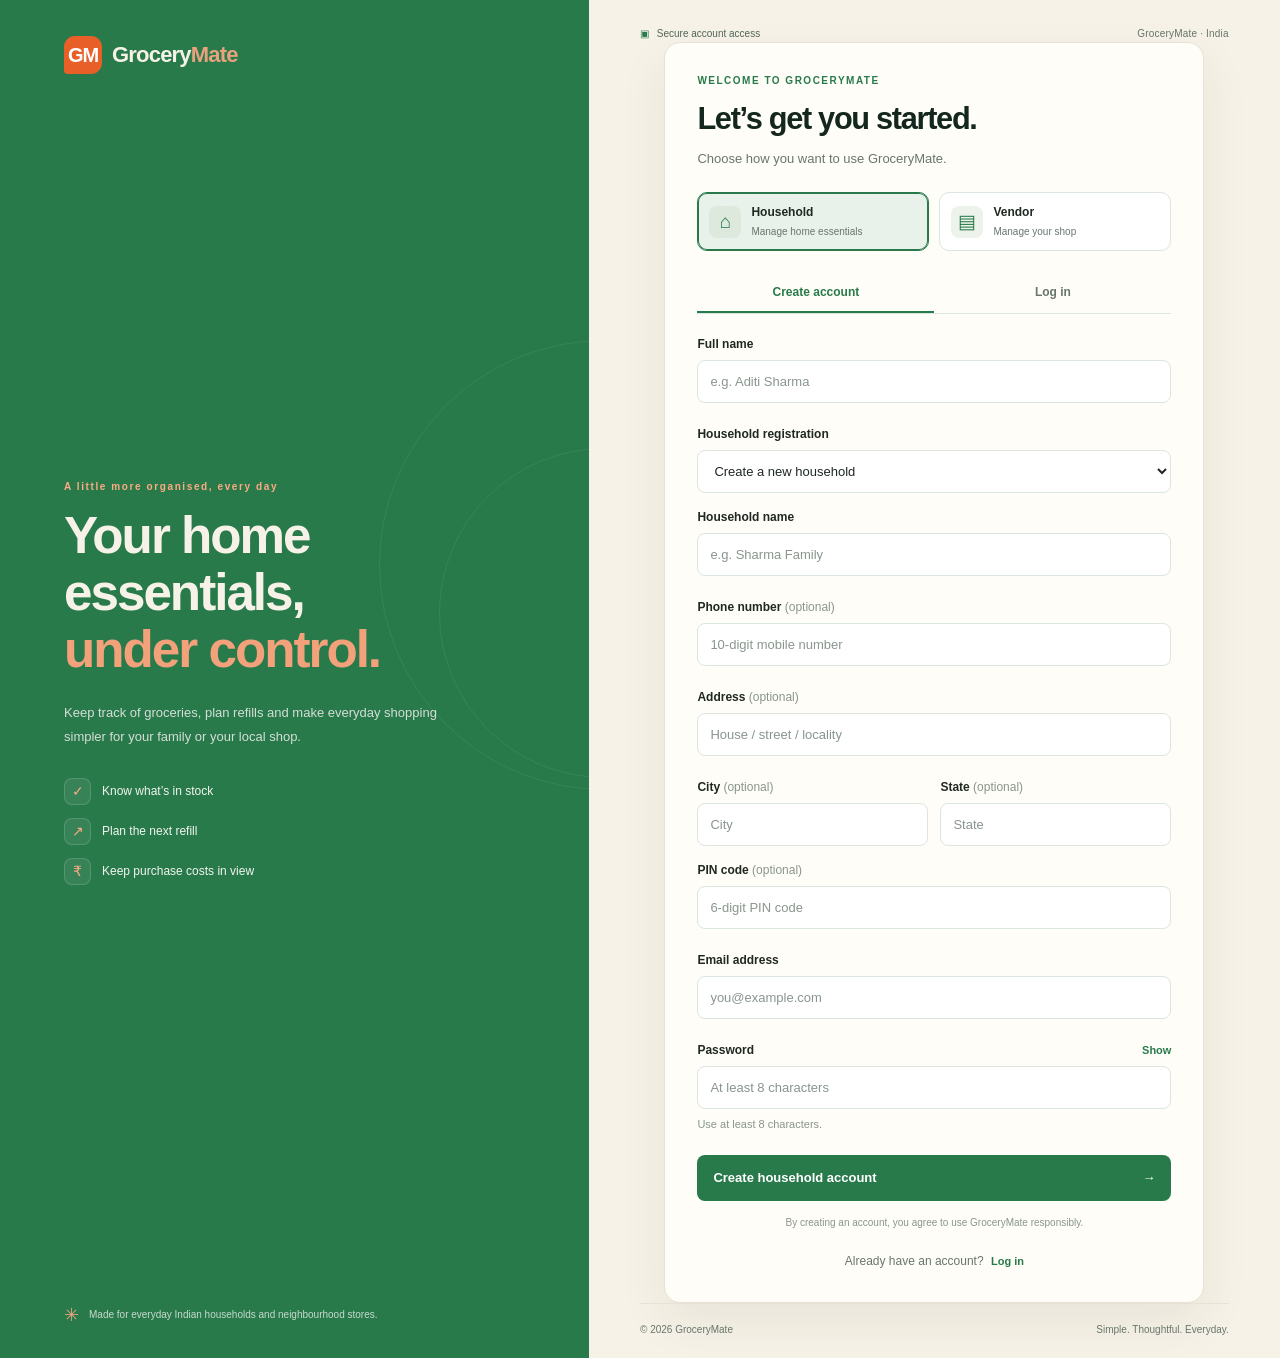
<file: src/main/resources/static/index.html>
<!DOCTYPE html>
<html lang="en">
<head>
  <meta charset="UTF-8">
  <meta name="viewport" content="width=device-width, initial-scale=1.0">
  <title>GroceryMate | Sign in & Create account</title>
  <link rel="stylesheet" href="style.css">
</head>
<body>
  <main class="page-shell">
    <section class="intro-panel">
      <a class="brand" href="#" aria-label="GroceryMate home">
        <span class="brand-mark">GM</span>
        <span>Grocery<span class="brand-light">Mate</span></span>
      </a>
      <div class="intro-copy">
        <p class="eyebrow">A little more organised, every day</p>
        <h1>Your home essentials,<br><em>under control.</em></h1>
        <p class="intro-text">Keep track of groceries, plan refills and make everyday shopping simpler for your family or your local shop.</p>
        <div class="feature-list">
          <div><span class="feature-icon">✓</span><span>Know what’s in stock</span></div>
          <div><span class="feature-icon">↗</span><span>Plan the next refill</span></div>
          <div><span class="feature-icon">₹</span><span>Keep purchase costs in view</span></div>
        </div>
      </div>
      <div class="intro-bottom"><span class="leaf">✳</span> Made for everyday Indian households and neighbourhood stores.</div>
    </section>

    <section class="auth-panel">
      <div class="auth-topline">
        <span class="secure-note"><span class="lock">▣</span> Secure account access</span>
        <span class="top-small">GroceryMate · India</span>
      </div>

      <div class="auth-card">
        <div class="role-heading">
          <p class="eyebrow">WELCOME TO GROCERYMATE</p>
          <h2>Let’s get you started.</h2>
          <p class="subheading">Choose how you want to use GroceryMate.</p>
        </div>

        <div class="role-switch" role="tablist" aria-label="Account type">
          <button class="role-option active" type="button" data-role="user" role="tab" aria-selected="true">
            <span class="role-symbol">⌂</span><span><strong>Household</strong><small>Manage home essentials</small></span>
          </button>
          <button class="role-option" type="button" data-role="vendor" role="tab" aria-selected="false">
            <span class="role-symbol">▤</span><span><strong>Vendor</strong><small>Manage your shop</small></span>
          </button>
        </div>

        <div class="auth-tabs" role="tablist" aria-label="Sign in or sign up">
          <button type="button" class="auth-tab active" data-mode="signup" role="tab" aria-selected="true">Create account</button>
          <button type="button" class="auth-tab" data-mode="login" role="tab" aria-selected="false">Log in</button>
        </div>

        <div id="statusMessage" class="status-message" role="status" aria-live="polite" hidden></div>

        <form id="authForm" novalidate>
          <div id="signupFields">
            <div class="field">
              <label for="fullName">Full name</label>
              <input id="fullName" name="fullName" type="text" maxlength="100" autocomplete="name" placeholder="e.g. Aditi Sharma">
              <small class="field-error" data-error-for="fullName"></small>
            </div>

            <div id="vendorFields" hidden>
              <div class="field">
                <label for="shopName">Shop name</label>
                <input id="shopName" name="shopName" type="text" maxlength="150" autocomplete="organization" placeholder="e.g. Sharma General Store">
                <small class="field-error" data-error-for="shopName"></small>
              </div>
            </div>

            
            <div id="householdFields">
              <div class="field">
                <label for="householdAction">Household registration</label>
                <select id="householdAction" name="householdAction">
                  <option value="CREATE">Create a new household</option>
                  <option value="JOIN">Join an existing household</option>
                </select>
              </div>

              <div id="createHouseholdFields">
                <div class="field">
                  <label for="householdName">Household name</label>
                  <input  
                    id="householdName"
                    name="householdName"
                    type="text"
                    maxlength="120"
                    placeholder="e.g. Sharma Family"
                  >
                  <small class="field-error" data-error-for="householdName"></small>
                </div>
              </div>

              <div id="joinHouseholdFields" hidden>
                <div class="field">
                  <label for="invitationCode">Invitation code</label>
                  <input
                    id="invitationCode"
                    name="invitationCode"
                    type="text"
                    maxlength="12"
                    autocomplete="off"
                    placeholder="Enter the code from your household owner"
                  >
                  <small class="field-error" data-error-for="invitationCode"></small>
                </div>
                <small class="field-hint">
                  The household owner must share a valid invitation code with you.
                </small>
              </div>
            </div>


            <div class="field">
              <label for="phone">Phone number <span class="optional">(optional)</span></label>
              <input id="phone" name="phone" type="tel" inputmode="tel" maxlength="15" autocomplete="tel" placeholder="10-digit mobile number">
              <small class="field-error" data-error-for="phone"></small>
            </div>

            <div class="field">
              <label for="address">Address <span class="optional">(optional)</span></label>
              <input id="address" name="address" type="text" maxlength="255" autocomplete="street-address" placeholder="House / street / locality">
              <small class="field-error" data-error-for="address"></small>
            </div>

            <div class="field-grid">
              <div class="field">
                <label for="city">City <span class="optional">(optional)</span></label>
                <input id="city" name="city" type="text" maxlength="100" autocomplete="address-level2" placeholder="City">
              </div>
              <div class="field">
                <label for="state">State <span class="optional">(optional)</span></label>
                <input id="state" name="state" type="text" maxlength="100" autocomplete="address-level1" placeholder="State">
              </div>
            </div>
            <div class="field">
              <label for="pincode">PIN code <span class="optional">(optional)</span></label>
              <input id="pincode" name="pincode" type="text" inputmode="numeric" pattern="[0-9]{6}" maxlength="6" autocomplete="postal-code" placeholder="6-digit PIN code">
              <small class="field-error" data-error-for="pincode"></small>
            </div>
          </div>

          <div class="field">
            <label for="email">Email address</label>
            <input id="email" name="email" type="email" maxlength="254" autocomplete="email" required placeholder="you@example.com">
            <small class="field-error" data-error-for="email"></small>
          </div>

          <div class="field">
            <div class="label-row"><label for="password">Password</label><button type="button" class="text-button" id="togglePassword">Show</button></div>
            <input id="password" name="password" type="password" autocomplete="new-password" minlength="8" required placeholder="At least 8 characters">
            <small class="field-hint" id="passwordHint">Use at least 8 characters.</small>
            <small class="field-error" data-error-for="password"></small>
          </div>

          <button id="submitButton" class="submit-button" type="submit"><span id="submitLabel">Create household account</span><span aria-hidden="true">→</span></button>
          <p class="terms" id="termsText">By creating an account, you agree to use GroceryMate responsibly.</p>
        </form>
        <p class="switch-prompt"><span id="switchPromptText">Already have an account?</span> <button id="switchMode" class="text-button" type="button">Log in</button></p>
      </div>
      <footer class="auth-footer"><span>© 2026 GroceryMate</span><span>Simple. Thoughtful. Everyday.</span></footer>
    </section>
  </main>
  <script src="app.js"></script>
</body>
</html>
</file>
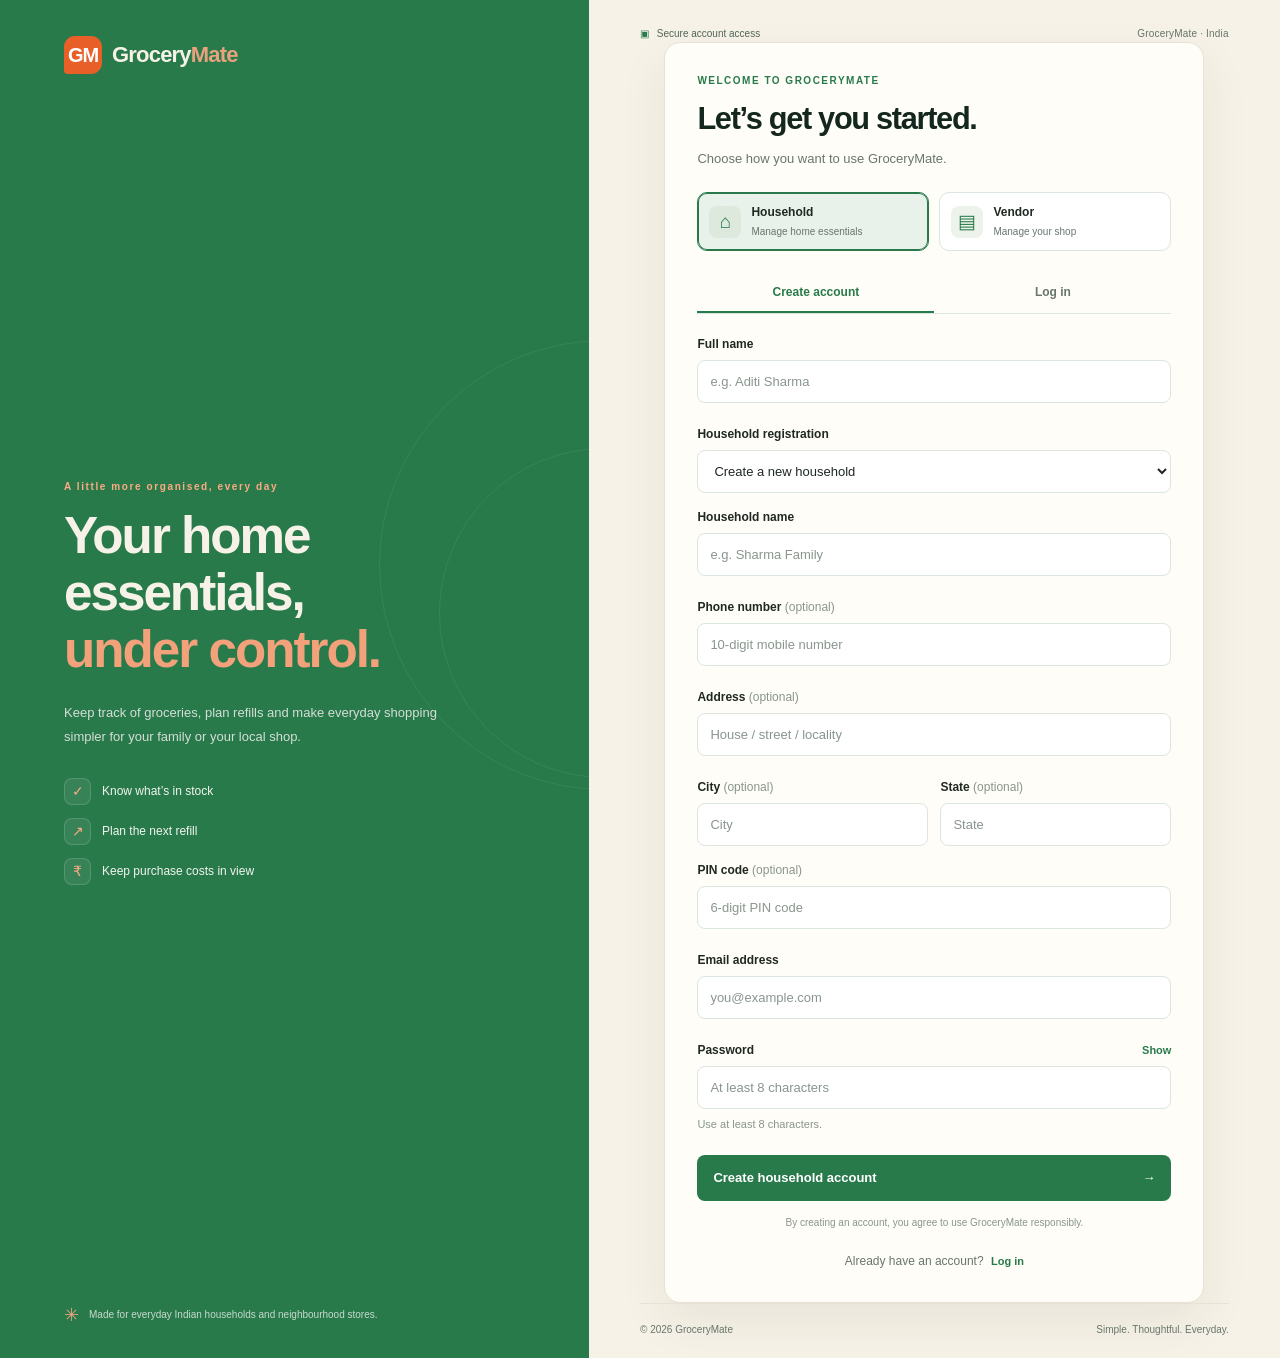
<file: src/main/resources/static/user-dashboard.html>
<!DOCTYPE html>
<html lang="en">
<head>
    <meta charset="UTF-8">
    <meta name="viewport" content="width=device-width, initial-scale=1">
    <title>GroceryMate | User Dashboard</title>
    <link rel="stylesheet" href="dashboard.css">
    <link rel="stylesheet" href="https://cdnjs.cloudflare.com/ajax/libs/font-awesome/4.7.0/css/font-awesome.min.css">

</head>
<body>
<header>
    <h1>GroceryMate</h1>
    
    <nav class="dashboard-nav">
        <a href="#household-management">Household</a>
        <a href="#request-items">Request Items</a>
        <a href="#essentials">My Essentials</a>
        <a href="#alerts">Low Stock</a>
        <a href="#add-item">Add Item</a>

        <div class="notification-area">
            <button
                type="button"
                id="notificationBell"
                class="notification-bell"
                aria-label="Notifications, 0 unread"
                aria-expanded="false"
                aria-controls="notificationPanel">
                <span aria-hidden="true"><i style="color:black;font-size: medium;" class="fa fa-bell"></i></span>

                <!--                <span aria-hidden="true">♧</span>-->
                <span id="notificationBadge" class="notification-badge" hidden>0</span>
            </button>

            <section
                id="notificationPanel"
                class="notification-panel"
                aria-label="Notifications"
                hidden>
                <div class="notification-panel-header">
                    <h2>Notifications</h2>
                    <button
                        type="button"
                        id="markAllNotificationsRead"
                        class="notification-text-button">
                        Mark all read
                    </button>
                </div>

                <p id="notificationStatus" role="status" aria-live="polite"></p>
                <ul id="notificationList" class="notification-list">
                    <li>Loading notifications...</li>
                </ul>
            </section>
        </div>

        <button type="button" onclick="logout()">Logout</button>
    </nav>
</header>

<main>
    <h2 id="welcome">My Household Dashboard</h2>
    <p>Manage household essentials and predict when they need replenishing.</p>

    <section class="stats">
        <article><h3>Tracked Essentials</h3><p id="totalItems">0</p></article>
        <article><h3>Low Stock</h3><p id="lowItems">0</p></article>
        <article><h3>Monthly Spending</h3><p id="monthlySpend">₹0.00</p></article>
        <article><h3>Upcoming Purchases</h3><p id="upcomingItems">0</p></article>
    </section>
    
    <!-- ---------------- Spending Analytics ---------------- -->
    <section id="spending-analytics" class="spending-analytics">
        <div class="analytics-heading">
            <div>
                <h2>Spending Analytics</h2>
                <p>Understand your household's spending patterns.</p>
            </div>
            <span id="analyticsPeriod" class="analytics-period">Last 6 months</span>
        </div>

        <p id="analyticsStatus" class="analytics-status"
        role="status" aria-live="polite">
            Loading spending analytics...
        </p>

        <div id="spendingComparison" class="spending-comparison" hidden>
            
            <article class="analytics-stat">
                <h3 id="analyticsCurrentLabel">Current Month</h3>
                <p id="analyticsCurrentTotal">₹0.00</p>
                <span>Recorded purchase spending</span>
                <p id="currentMonthPurchaseCount" class="purchase-count">
                    Loading purchase count...
                </p>
            </article>

            <article class="analytics-stat">
                <h3 id="analyticsPreviousLabel">Previous Month</h3>
                <p id="analyticsPreviousTotal">₹0.00</p>
                <span>Recorded purchase spending</span>
            </article>

            <article class="analytics-stat">
                <h3>Monthly Difference</h3>
                <p id="analyticsDifference">₹0.00</p>
                <span id="analyticsChangeNote">Compared with previous month</span>
            </article>
        </div>

        <div id="analyticsInsights" class="analytics-insights" hidden>
            <h3>Spending Insight</h3>
            <p id="analyticsInsightText"></p>
        </div>

        <div class="analytics-charts">
            <article class="analytics-chart-card">
                <h3>Six-Month Spending Trend</h3>
                <p class="analytics-description">
                    Total recorded purchases for each month.
                </p>
                <div id="monthlyTrendChart" class="monthly-trend-chart"
                    aria-label="Monthly spending trend"></div>
            </article>

            <article class="analytics-chart-card">
                <h3>Top-Spending Items</h3>
                <p class="analytics-description">
                    Your highest-spending items this month.
                </p>
                <div id="spendingByItemChart" class="spending-item-chart"
                    aria-label="Spending by item"></div>
            </article>
        </div>
    </section>

    <section id="household-management">
        <h2>Household Management</h2>
        <p>
            Invite someone to join your household. Each invitation can be
            used once and expires after 24 hours.
        </p>

        <div id="invitationOwnerNotice" role="status" aria-live="polite">
            Only the household owner can generate invitations.
        </div>

        <div class="invitation-actions">
            <button type="button" id="generateInvitationButton">
                Generate Invitation
            </button>

            <button type="button" id="copyInvitationButton" hidden>
                Copy Code
            </button>
        </div>

        <div id="invitationResult" hidden>
            <label for="invitationCodeDisplay">Invitation Code</label>
            <input
                id="invitationCodeDisplay"
                type="text"
                readonly
                aria-label="Generated invitation code"
            >
            <p>
                Share this code privately with the person joining your household.
            </p>
        </div>

        <p id="invitationMessage" role="status" aria-live="polite"></p>
    </section>

    <section id="household-members-section" class="household-members-section">
        <div class="household-members-header">
            <div>
                <h3>Household Members</h3>
                <p>People who currently share your household.</p>
            </div>

            <button type="button" id="refreshHouseholdMembers">
                Refresh
            </button>
        </div>

        <p id="householdMembersStatus" role="status" aria-live="polite">
            Loading household members...
        </p>

        <div id="householdMembersList" class="household-members-list"></div>
    </section>

    <section id="request-items" class="request-items-section">
        <h2>Request Items from Vendors</h2>
        <p>
            Request groceries for your household. A suitable vendor will be
            assigned when available.
        </p>

        <form id="requestItemForm">
            <div class="form-grid">
                <div class="field" style="position: relative;">
                    <label for="requestItemName">Item Name *</label>
                    <input
                        id="requestItemName"
                        name="requested_item_name"
                        maxlength="255"
                        required
                        autocomplete="off"
                        placeholder="e.g. gehun ka atta"
                        aria-autocomplete="list"
                        aria-controls="requestCatalogSuggestions"
                        aria-expanded="false">

                    <div
                        id="requestCatalogSuggestions"
                        role="listbox"
                        aria-label="Catalog product suggestions"
                        style="display: none; position: absolute; top: 100%; left: 0; right: 0; background: white; border: 1px solid #ccc; border-radius: 6px; max-height: 220px; overflow-y: auto; z-index: 1000;">
                    </div>

                    <small id="requestCatalogHint">
                        Type at least 2 characters to search the product catalog.
                    </small>
                </div>


                <div class="field">
                    <label for="requestQuantity">Quantity *</label>
                    <input
                        id="requestQuantity"
                        name="requested_quantity"
                        type="number"
                        min="0.01"
                        step="0.01"
                        required
                        placeholder="e.g. 2">
                </div>

                <div class="field">
                    <label for="requestUnit">Unit *</label>
                    <select id="requestUnit" name="unit" required>
                        <option value="kg">Kilogram (kg)</option>
                        <option value="g">Gram (g)</option>
                        <option value="L">Litre (L)</option>
                        <option value="ml">Millilitre (ml)</option>
                        <option value="packet">Packet</option>
                        <option value="piece">Piece</option>
                        <option value="bottle">Bottle</option>
                        <option value="unit">Unit</option>
                    </select>
                </div>

                <div class="field">
                    <label for="requestNotes">Notes (optional)</label>
                    <input
                        id="requestNotes"
                        name="notes"
                        maxlength="255"
                        placeholder="Brand preference or instructions">
                </div>
            </div>

            <div class="form-actions">
                <button type="submit" id="submitItemRequest">
                    Submit Request
                </button>
                <button type="reset" class="secondary">
                    Clear Form
                </button>
            </div>
        </form>

        <p id="requestItemMessage" role="status" aria-live="polite"></p>
    </section>
        
    <section class="order-tracker-section">
        <h2>My Orders</h2>
        <p id="orderTrackerMessage" role="status"></p>
        <div id="orderTrackerList"></div>
    </section>

    <section id="essentials">
        <h2>My Household Essentials</h2>
        <p class="legend">
            <span class="stock-dot green"></span> More than 7 days
            <span class="stock-dot amber"></span> 4–7 days
            <span class="stock-dot red"></span> 0–3 days
        </p>
        
        <div class="table-scroll">
            <table>
                <thead>
                <tr>
                    <th>Item</th>
                    <th>Remaining Stock</th>
                    <th>Estimated Duration</th>
                    <th>Stock Status</th>
                    <th>Last Purchase Date</th>
                    <th>Last Quantity Purchased</th>
                    <th>Price per Unit</th>
                    <th>Last Purchase Total</th>
                    <th>Estimated Refill</th>
                    <th>Reminder Days</th>
                    <th>Next Stock Check</th>
                    <th>Actions</th>
                </tr>
                </thead>
                <tbody id="itemsBody">
                    <tr>
                        <td colspan="12">Loading items...</td>
                    </tr>
                </tbody>
            </table>
        </div>

    </section>

    <section id="alerts">
        <h2>Low-Stock Alerts</h2>
        <ul id="alertsList"></ul>
    </section>

    <section id="upcoming">
        <h2>Upcoming Purchases</h2>
        <ul id="upcomingList"></ul>
    </section>

    <section id="add-item">
        <h2>Add Household Essential</h2>
        <p>Enter the item information below. Fields marked * are required.</p>

        <form id="itemForm">
            <div class="form-grid">
                <div class="field" style="position: relative;">
                    <label for="itemName">Item Name *</label>
                    <input
                        id="itemName"
                        name="item_name"
                        maxlength="255"
                        required
                        autocomplete="off"
                        placeholder="Type e.g. gehun ka atta"
                        aria-autocomplete="list"
                        aria-controls="catalogSuggestions"
                        aria-expanded="false">

                    <div
                        id="catalogSuggestions"
                        role="listbox"
                        aria-label="Product suggestions"
                        style="display: none; position: absolute; top: 100%; left: 0; right: 0; background: white; border: 1px solid #ccc; border-radius: 6px; max-height: 220px; overflow-y: auto; z-index: 1000;">
                    </div>

                    <small id="catalogHint">
                        Type at least 2 characters to search the product catalog.
                    </small>
                </div>


                <div class="field">
                    <label for="quantity">Quantity Purchased *</label>
                    <input id="quantity"
                        name="quantity_purchased"
                        type="number"
                        min="0.01"
                        step="0.01"
                        required
                        placeholder="e.g. 10">
                </div>
                
                <div class="field">
                    <label for="lowStockThreshold">Low-Stock Threshold</label>
                    <input
                        id="lowStockThreshold"
                        name="low_stock_threshold"
                        type="number"
                        min="0"
                        step="0.01"
                        placeholder="e.g. 2">
                    <small>Alert when remaining stock reaches this quantity.
                    Leave blank to use prediction-based alerts only.</small>
                </div>

                <div class="field">
                    <label for="unit">Unit *</label>
                    <select id="unit" name="unit" required>
                        <option value="kg">Kilogram (kg)</option>
                        <option value="g">Gram (g)</option>
                        <option value="L">Litre (L)</option>
                        <option value="ml">Millilitre (ml)</option>
                        <option value="packet">Packet</option>
                        <option value="piece">Piece</option>
                        <option value="bottle">Bottle</option>
                        <option value="unit">Unit</option>
                    </select>
                </div>

                <div class="field">
                    <label for="purchaseDate">Purchase Date *</label>
                    <input id="purchaseDate" name="purchase_date" type="date" required>
                </div>

                <div class="field">
                    <label for="totalPurchaseCost">Total Purchase Cost (₹) *</label>
                    <input id="totalPurchaseCost"
                        name="total_purchase_cost"
                        type="number"
                        min="0"
                        step="0.01"
                        required
                        placeholder="e.g. 600">
                </div>

                <div class="field">
                    <label for="duration">Expected Duration (days) *</label>
                    <input id="duration" name="expected_duration_days" type="number" min="1" step="1" value="30" required>
                </div>

                <div class="field">
                    <label for="refillDate">Estimated Refill Date</label>
                    <input id="refillDate" name="estimated_refill_date" type="date">
                </div>

                <div class="field">
                    <label for="reminderDays">Reminder Before (days) *</label>
                    <input id="reminderDays" name="reminder_days_before" type="number" min="0" step="1" value="3" required>
                </div>

                <div class="field">
                    <label for="stockCheck">Next Stock Check</label>
                    <input id="stockCheck" name="next_stock_check_at" type="datetime-local">
                </div>
            </div>

            <!-- Dedicated container for buttons -->
            <div class="form-actions">
                <button type="submit">Save Item</button>
                <button type="reset" class="secondary">Clear Form</button>
            </div>
        </form>
        <p id="message" role="status" aria-live="polite"></p>
    </section>
</main>

<script src="api.js"></script>
<script src="user-dashboard.js"></script>
</body>
</html>
</file>
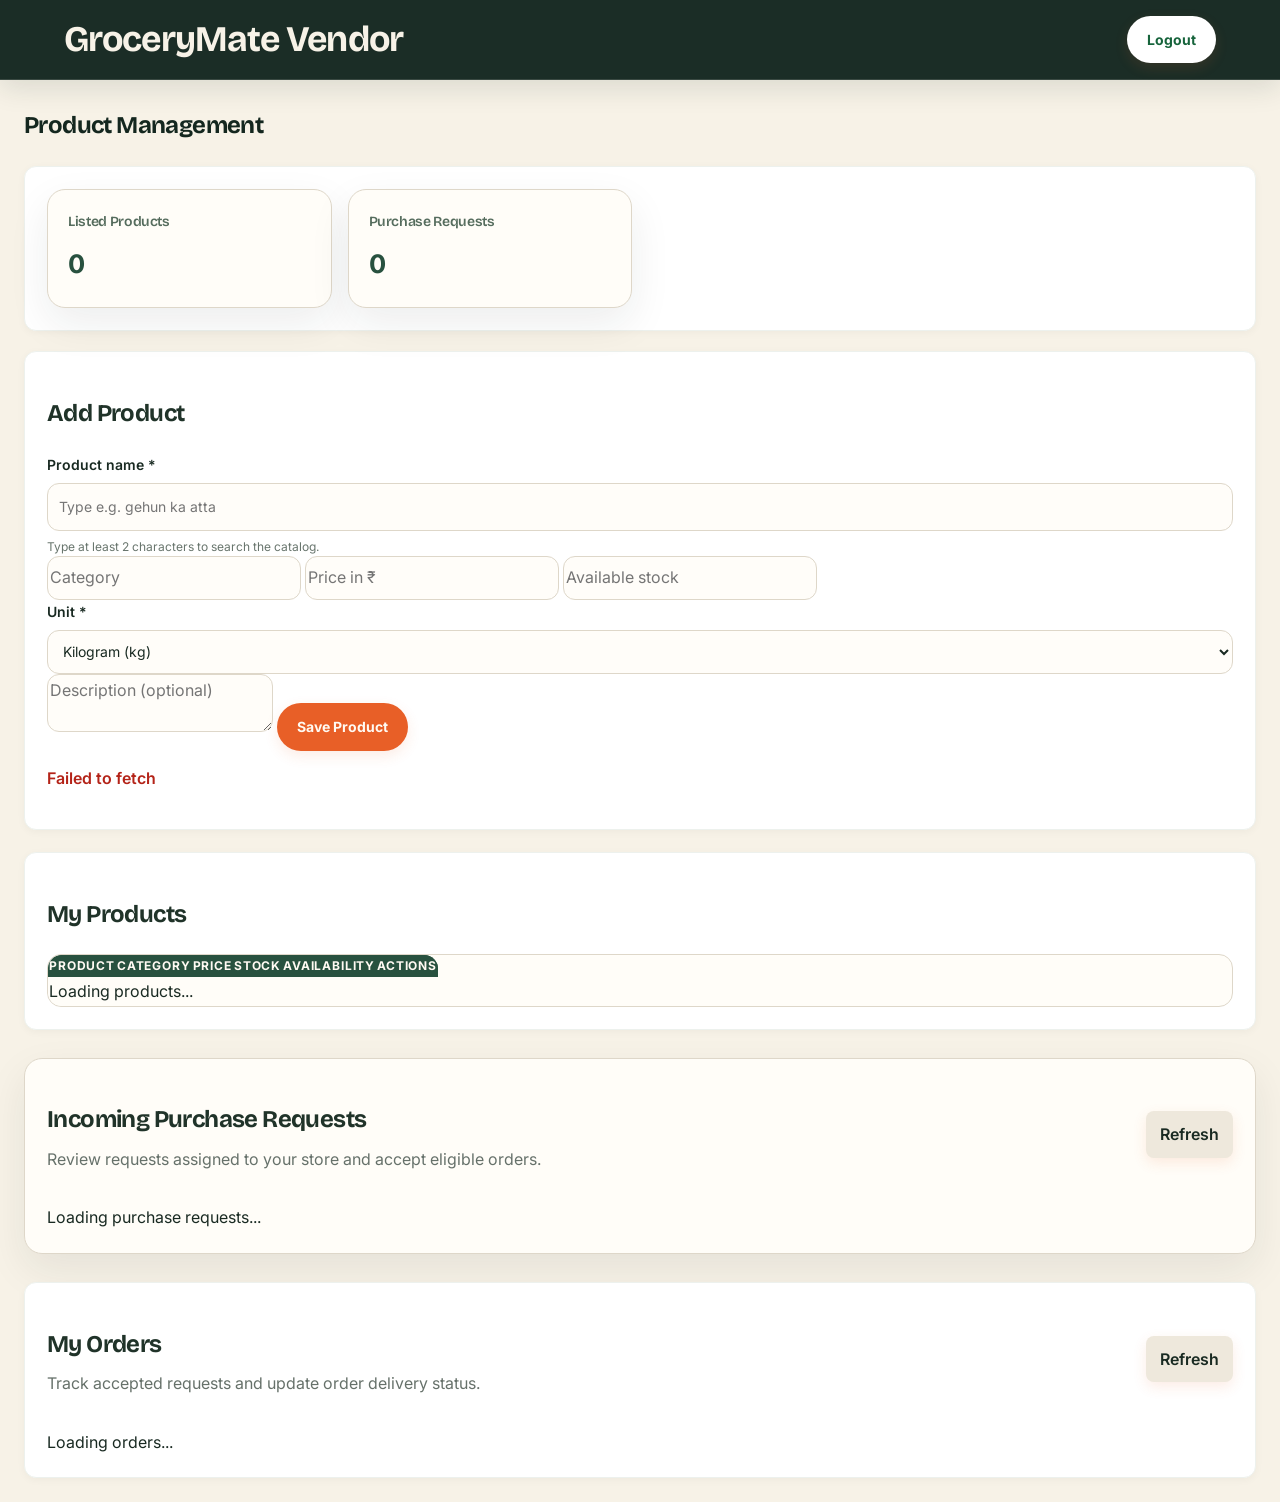
<file: src/main/resources/static/vendor-dashboard.html>
<!DOCTYPE html>
<html lang="en">
<head>
    <meta charset="UTF-8">
    <meta name="viewport" content="width=device-width, initial-scale=1">
    <title>GroceryMate | Vendor Dashboard</title>
    <link rel="stylesheet" href="dashboard.css">
    <link rel="stylesheet" href="vendor-edit-delete.css">
</head>
<body>
    <header>
        <h1>GroceryMate Vendor</h1>
        <button type="button" onclick="logout()">Logout</button>
    </header>

    <main>
        <h2>Product Management</h2>

        <section class="stats">
            <article>
                <h3>Listed Products</h3>
                <p id="productCount">0</p>
            </article>
            <article>
                <h3>Purchase Requests</h3>
                <p id="requestCount">0</p>
            </article>
        </section>

        <section>
            <h2>Add Product</h2>
            <form id="productForm">
                <div class="field" style="position: relative;">
                    <label for="productName">Product name *</label>
                    <input
                        id="productName"
                        name="productName"
                        placeholder="Type e.g. gehun ka atta"
                        required
                        maxlength="150"
                        autocomplete="off"
                        aria-autocomplete="list"
                        aria-controls="vendorCatalogSuggestions"
                        aria-expanded="false">

                    <div
                        id="vendorCatalogSuggestions"
                        role="listbox"
                        aria-label="Catalog product suggestions"
                        style="display: none; position: absolute; top: 100%; left: 0; right: 0; background: white; border: 1px solid #ccc; border-radius: 6px; max-height: 220px; overflow-y: auto; z-index: 1000;">
                    </div>

                    <small id="vendorCatalogHint">
                        Type at least 2 characters to search the catalog.
                    </small>
                </div>
                <input id="category" name="category" placeholder="Category" required maxlength="100">
                <input id="price" name="price" type="number" min="0.01" step="0.01" placeholder="Price in ₹" required>
                <input id="stock" name="stock" type="number" min="0" step="1" placeholder="Available stock" required>
                <div class="field">
                    <label for="unit">Unit *</label>
                    <select id="unit" name="unit" required>
                        <option value="kg">Kilogram (kg)</option>
                        <option value="g">Gram (g)</option>
                        <option value="L">Litre (L)</option>
                        <option value="ml">Millilitre (ml)</option>
                        <option value="packet">Packet</option>
                        <option value="piece">Piece</option>
                        <option value="bottle">Bottle</option>
                        <option value="unit">Unit</option>
                    </select>
                </div>
                <textarea id="description" name="description" placeholder="Description (optional)" rows="2"></textarea>
                <button type="submit">Save Product</button>
            </form>
            <p id="message" role="status" aria-live="polite"></p>
        </section>

        <section>
            <h2>My Products</h2>
            <div class="gm-table-wrap">
                <table>
                    <thead>
                        <tr>
                            <th>Product</th>
                            <th>Category</th>
                            <th>Price</th>
                            <th>Stock</th>
                            <th>Availability</th>
                            <th>Actions</th>
                        </tr>
                    </thead>
                    <tbody id="productsBody">
                        <tr><td colspan="6">Loading products...</td></tr>
                    </tbody>
                </table>
            </div>
        </section>

        
        <section id="purchase-requests-section" class="gm-workflow-section">
            <div class="gm-workflow-heading">
                <div>
                    <h2>Incoming Purchase Requests</h2>
                    <p>Review requests assigned to your store and accept eligible orders.</p>
                </div>
                <button type="button" id="refreshRequestsButton"
                        class="gm-button gm-button--secondary">
                    Refresh
                </button>
            </div>

            <p id="requestsMessage" role="status" aria-live="polite"></p>
            <ul id="requestsList" class="gm-workflow-list">
                <li>Loading purchase requests...</li>
            </ul>
        </section>

        <section id="vendor-orders-section" class="gm-workflow-section">
            <div class="gm-workflow-heading">
                <div>
                    <h2>My Orders</h2>
                    <p>Track accepted requests and update order delivery status.</p>
                </div>
                <button type="button" id="refreshOrdersButton"
                        class="gm-button gm-button--secondary">
                    Refresh
                </button>
            </div>

            <p id="ordersMessage" role="status" aria-live="polite"></p>
            <ul id="vendorOrdersList" class="gm-workflow-list">
                <li>Loading orders...</li>
            </ul>
        </section>

    </main>

    <!-- Edit product popup -->
    <div id="editProductModal" class="gm-modal" aria-hidden="true">
        <div class="gm-modal__backdrop" data-close-modal="true"></div>
        <section class="gm-modal__panel" role="dialog" aria-modal="true"
                 aria-labelledby="editModalTitle">
            <div class="gm-modal__header">
                <div>
                    <h2 id="editModalTitle">Edit Product</h2>
                    <p>Update the product details below.</p>
                </div>
                <button type="button" class="gm-icon-button" id="closeEditModal"
                        aria-label="Close edit dialog">&times;</button>
            </div>

            <form id="editProductForm">
                <input id="editProductId" type="hidden">
                <label for="editProductName">Product name</label>
                <div class="field" style="position: relative;">
                    <input
                        id="editProductName"
                        required
                        maxlength="150"
                        autocomplete="off"
                        aria-label="Edit product name"
                        aria-autocomplete="list"
                        aria-controls="editVendorCatalogSuggestions"
                        aria-expanded="false">

                    <div
                        id="editVendorCatalogSuggestions"
                        role="listbox"
                        aria-label="Catalog product suggestions"
                        style="display: none; position: absolute; top: 100%; left: 0; right: 0; background: white; border: 1px solid #ccc; border-radius: 6px; max-height: 220px; overflow-y: auto; z-index: 1100;">
                    </div>

                    <small id="editVendorCatalogHint">
                        Type at least 2 characters to search the catalog.
                    </small>
                </div>

                <label for="editCategory">Category</label>
                <input id="editCategory" required maxlength="100">

                <div class="gm-form-grid">
                    <div>
                        <label for="editPrice">Price (₹)</label>
                        <input id="editPrice" type="number" min="0.01" step="0.01" required>
                    </div>
                    <div>
                        <label for="editStock">Available stock</label>
                        <input id="editStock" type="number" min="0" step="1" required>
                    </div>
                </div>

                <label for="editUnit">Unit</label>
                <input id="editUnit" maxlength="30" placeholder="piece, kg, litre...">

                <label for="editDescription">Description</label>
                <textarea id="editDescription" rows="3"></textarea>

                <label class="gm-availability-toggle">
                    <input id="editAvailable" type="checkbox">
                    <span>Product is available</span>
                </label>

                <p id="editMessage" class="gm-modal__message" role="status" aria-live="polite"></p>
                <div class="gm-modal__actions">
                    <button type="button" class="gm-button gm-button--secondary" id="cancelEdit">Cancel</button>
                    <button type="submit" class="gm-button gm-button--primary" id="saveEditButton">Save Changes</button>
                </div>
            </form>
        </section>
    </div>

    <script src="api.js"></script>
    <script src="vendor-dashboard.js"></script>
</body>
</html>
</file>
<file: src/main/resources/static/style.css>
/* ============================================================
   GROCERYMATE — LOGIN & SIGNUP
   Forest green · Warm ivory · Clean dashboard-style controls
   Compatible with the existing authentication HTML and app.js
   ============================================================ */

/* 1. DESIGN TOKENS */

:root {
  --gm-green: #287a4b;
  --gm-green-dark: #173d2d;
  --gm-green-deep: #14271f;
  --gm-green-soft: #e9f1eb;
  --gm-green-hover: #21663e;

  --gm-cream: #f7f2e7;
  --gm-paper: #fffdf8;
  --gm-white: #ffffff;

  --gm-ink: #202822;
  --gm-muted: #68766d;
  --gm-border: #dce5de;
  --gm-border-strong: #c6d2c8;

  --gm-orange: #e85f27;
  --gm-orange-dark: #c94a1b;

  --gm-danger: #b42318;
  --gm-danger-bg: #fff0ef;
  --gm-success: #24643e;
  --gm-success-bg: #edf4ef;

  --gm-radius-sm: 8px;
  --gm-radius-md: 12px;
  --gm-radius-lg: 16px;

  --gm-shadow:
          0 18px 50px rgba(25, 42, 34, 0.07);

  --gm-transition: 0.18s ease;
}

/* 2. RESET */

*,
*::before,
*::after {
  box-sizing: border-box;
}

html {
  min-height: 100%;
  scroll-behavior: smooth;
}

body {
  min-height: 100vh;
  margin: 0;

  color: var(--gm-ink);
  background: var(--gm-cream);

  font-family: 'DM Sans', sans-serif;
  font-size: 14px;

  -webkit-font-smoothing: antialiased;
  -moz-osx-font-smoothing: grayscale;
}

button,
input,
select,
textarea {
  font: inherit;
}

button {
  cursor: pointer;
}

button:disabled {
  cursor: not-allowed;
}

[hidden] {
  display: none !important;
}

/* 3. MAIN PAGE LAYOUT */

.page-shell {
  display: grid;
  grid-template-columns:
    minmax(320px, 0.92fr)
    minmax(500px, 1.08fr);

  width: 100%;
  max-width: 1600px;
  min-height: 100vh;

  margin: 0 auto;

  background: var(--gm-cream);
}

/* 4. LEFT BRANDING PANEL */

.intro-panel {
  position: relative;
  isolation: isolate;

  display: flex;
  flex-direction: column;

  min-width: 0;
  min-height: 100vh;

  padding: 36px clamp(30px, 5vw, 70px) 28px;

  overflow: hidden;

  color: var(--gm-cream);
  background: var(--gm-green);
}

.intro-panel::before,
.intro-panel::after {
  position: absolute;
  z-index: -1;

  content: "";
  pointer-events: none;

  border: 1px solid rgba(255, 255, 255, 0.07);
  border-radius: 50%;
}

.intro-panel::before {
  width: 450px;
  height: 450px;

  right: -240px;
  top: 25%;
}

.intro-panel::after {
  width: 330px;
  height: 330px;

  right: -180px;
  top: 33%;
}

.intro-panel > * {
  position: relative;
  z-index: 1;
}

/* 5. BRAND */

.brand {
  display: inline-flex;
  align-items: center;
  gap: 10px;

  width: fit-content;

  color: var(--gm-cream);
  text-decoration: none;

  font-family: 'Manrope', sans-serif;
  font-size: 22px;
  font-weight: 800;
  letter-spacing: -0.8px;
}

.brand-mark {
  display: grid;
  place-items: center;
  flex-shrink: 0;

  width: 38px;
  height: 38px;

  border-radius: 11px 11px 11px 4px;

  background: var(--gm-orange);
  color: var(--gm-white);

  font-family: 'Manrope', sans-serif;
  font-size: 20px;
  font-weight: 800;
  letter-spacing: -1px;
}

.brand-light {
  color: #e9a17e;
  font-weight: 600;
}

/* 6. INTRODUCTION CONTENT */

.intro-copy {
  width: 100%;
  max-width: 470px;

  margin: auto 0;
  padding: 65px 0 75px;
}

.eyebrow {
  margin: 0 0 12px;

  color: var(--gm-green);
  font-size: 10px;
  font-weight: 700;
  letter-spacing: 1.6px;
  line-height: 1.6;
}

.intro-panel .eyebrow {
  color: #ffab83;
}

h1,
h2,
h3 {
  font-family: 'Manrope', sans-serif;
}

.intro-copy h1 {
  margin: 0;

  color: var(--gm-cream);

  font-size: clamp(38px, 4vw, 56px);
  font-weight: 800;
  line-height: 1.12;
  letter-spacing: -2px;
}

.intro-copy h1 em {
  color: #f2a17b;
  font-style: normal;
}

.intro-text {
  max-width: 390px;

  margin: 22px 0 28px;

  color: #d5ded6;

  font-size: 13px;
  line-height: 1.9;
}

/* 7. FEATURE LIST */

.feature-list {
  display: grid;
  gap: 13px;
}

.feature-list > div {
  display: flex;
  align-items: center;
  gap: 11px;

  color: #f2f5ef;

  font-size: 12px;
  line-height: 1.6;
}

.feature-icon {
  display: grid;
  place-items: center;
  flex-shrink: 0;

  width: 27px;
  height: 27px;

  border: 1px solid rgba(255, 255, 255, 0.15);
  border-radius: 8px;

  background: rgba(255, 255, 255, 0.07);
  color: #ffab83;

  font-size: 14px;
}

/* 8. INTRO FOOTER */

.intro-bottom {
  display: flex;
  align-items: center;
  gap: 10px;

  color: #c8d9cc;
  font-size: 10px;
  line-height: 1.7;
}

.leaf {
  flex-shrink: 0;
  color: #e9a17e;
  font-size: 18px;
}

/* 9. RIGHT AUTHENTICATION PANEL */

.auth-panel {
  display: flex;
  flex-direction: column;

  min-width: 0;
  min-height: 100vh;

  padding: 26px clamp(22px, 4vw, 58px) 20px;

  background: var(--gm-cream);
}

/* Top information row */

.auth-topline,
.auth-footer {
  display: flex;
  align-items: center;
  justify-content: space-between;
  gap: 12px;

  color: var(--gm-muted);
  font-size: 10px;
  line-height: 1.6;
}

.secure-note {
  color: #53675a;
}

.lock {
  margin-right: 5px;
  color: var(--gm-green);
}

.top-small {
  letter-spacing: 0.2px;
  text-align: right;
}

/* 10. AUTHENTICATION CARD */

.auth-card {
  width: 100%;
  max-width: 540px;
  min-width: 0;

  margin: auto;
  padding: 30px 32px;

  border: 1px solid #e8e1d5;
  border-radius: var(--gm-radius-lg);

  background: var(--gm-paper);
  box-shadow: var(--gm-shadow);
}

/* 11. FORM HEADING */

.role-heading .eyebrow {
  margin: 0 0 12px;

  color: var(--gm-green);
  font-size: 10px;
  font-weight: 700;
  letter-spacing: 1.5px;
}

.role-heading h2 {
  margin: 0;

  color: var(--gm-green-deep);

  font-size: clamp(26px, 2.4vw, 33px);
  font-weight: 800;
  line-height: 1.2;
  letter-spacing: -1.3px;
}

.subheading {
  margin: 10px 0 23px;

  color: var(--gm-muted);

  font-size: 13px;
  line-height: 1.65;
}

/* 12. HOUSEHOLD / VENDOR SELECTOR */

.role-switch {
  display: grid;
  grid-template-columns: repeat(2, minmax(0, 1fr));
  gap: 10px;

  margin-bottom: 22px;
}

.role-option {
  display: flex;
  align-items: center;
  gap: 10px;

  min-width: 0;
  min-height: 58px;

  padding: 11px;

  border: 1px solid var(--gm-border);
  border-radius: 10px;

  background: var(--gm-white);
  color: var(--gm-ink);

  text-align: left;

  box-shadow: none;

  transition:
          border-color var(--gm-transition),
          background-color var(--gm-transition);
}

.role-option:hover {
  border-color: var(--gm-border-strong);
  background: #fafbf8;
}

.role-option:active {
  transform: none;
}

.role-option.active {
  border-color: var(--gm-green);
  background: var(--gm-green-soft);

  box-shadow: inset 0 0 0 1px var(--gm-green);
}

.role-symbol {
  display: grid;
  place-items: center;
  flex: 0 0 32px;

  width: 32px;
  height: 32px;

  border-radius: 8px;

  background: #edf2eb;
  color: var(--gm-green);

  font-size: 19px;
}

.role-option.active .role-symbol {
  background: #dce9dc;
}

.role-option strong,
.role-option small {
  display: block;
}

.role-option strong {
  color: var(--gm-ink);
  font-size: 12px;
  font-weight: 700;
  line-height: 1.4;
}

.role-option small {
  margin-top: 3px;

  color: var(--gm-muted);

  font-size: 10px;
  font-weight: 400;
  line-height: 1.5;
}

/* 13. SIGNUP / LOGIN TABS */

.auth-tabs {
  display: grid;
  grid-template-columns: repeat(2, minmax(0, 1fr));
  gap: 0;

  margin-bottom: 21px;

  border-bottom: 1px solid var(--gm-border);
}

.auth-tab {
  min-width: 0;
  padding: 12px 8px;

  border: 0;
  border-bottom: 2px solid transparent;
  border-radius: 0;

  background: transparent;
  color: var(--gm-muted);

  font-size: 12px;
  font-weight: 600;
  text-align: center;

  box-shadow: none;

  transition:
          color var(--gm-transition),
          border-color var(--gm-transition);
}

.auth-tab:hover {
  background: #f6f7f2;
  color: var(--gm-green);
  box-shadow: none;
  transform: none;
}

.auth-tab.active {
  border-bottom-color: var(--gm-green);
  background: transparent;
  color: var(--gm-green);
  box-shadow: none;
}

/* 14. STATUS MESSAGES */

.status-message {
  margin: 0 0 16px;
  padding: 11px 13px;

  border: 1px solid transparent;
  border-radius: var(--gm-radius-sm);

  font-size: 12px;
  line-height: 1.6;
}

.status-message.success {
  border-color: #c9e5d0;
  background: var(--gm-success-bg);
  color: var(--gm-success);
}

.status-message.error {
  border-color: #f0d0ce;
  background: var(--gm-danger-bg);
  color: var(--gm-danger);
}

/* 15. FORM LAYOUT */

#authForm {
  width: 100%;
  min-width: 0;
}

#signupFields,
#vendorFields,
#householdFields,
#createHouseholdFields,
#joinHouseholdFields {
  min-width: 0;
}

/* Individual fields */

.field {
  display: flex;
  flex-direction: column;
  gap: 7px;

  min-width: 0;
  margin-bottom: 15px;
}

.field label {
  color: var(--gm-ink);

  font-size: 12px;
  font-weight: 600;
  line-height: 1.5;
}

.optional {
  color: #89958c;
  font-weight: 400;
}

/* 16. INPUTS AND SELECTS */

#authForm input:not([type="checkbox"]):not([type="radio"]),
#authForm select,
#authForm textarea {
  display: block;

  width: 100%;
  min-width: 0;
  min-height: 43px;
  padding: 10px 12px;

  border: 1px solid var(--gm-border);
  border-radius: var(--gm-radius-sm);

  outline: none;

  background: var(--gm-white);
  color: var(--gm-ink);

  font-family: 'DM Sans', sans-serif;
  font-size: 13px;
  font-weight: 400;

  box-shadow: none;

  transition:
          border-color var(--gm-transition),
          box-shadow var(--gm-transition);
}

#authForm input:not([type="checkbox"]):not([type="radio"]) {
  height: 43px;
}

#authForm select {
  height: 43px;
  cursor: pointer;
}

#authForm textarea {
  min-height: 100px;
  resize: vertical;
  line-height: 1.6;
}

/* Placeholder */

#authForm input::placeholder,
#authForm textarea::placeholder {
  color: #89958d;
  opacity: 1;
}

/* Dropdown options */

#authForm select option {
  background: var(--gm-white);
  color: var(--gm-ink);
  font-family: 'DM Sans', sans-serif;
}

/* Hover */

#authForm input:hover,
#authForm select:hover,
#authForm textarea:hover {
  border-color: var(--gm-border-strong);
}

/* Keyboard and pointer focus */

#authForm input:focus,
#authForm select:focus,
#authForm textarea:focus {
  border-color: var(--gm-green);
  box-shadow: 0 0 0 3px rgba(40, 122, 75, 0.10);
  outline: none;
}

/* Invalid fields */

#authForm input.invalid,
#authForm select.invalid,
#authForm textarea.invalid {
  border-color: var(--gm-danger);
}

#authForm input.invalid:focus,
#authForm select.invalid:focus,
#authForm textarea.invalid:focus {
  box-shadow: 0 0 0 3px rgba(180, 35, 24, 0.10);
}

/* Browser autofill */

#authForm input:-webkit-autofill,
#authForm input:-webkit-autofill:hover,
#authForm input:-webkit-autofill:focus {
  -webkit-text-fill-color: var(--gm-ink);
  caret-color: var(--gm-ink);
}

/* 17. CITY AND STATE GRID */

.field-grid {
  display: grid;
  grid-template-columns: repeat(2, minmax(0, 1fr));
  gap: 12px;
}

.field-grid .field {
  min-width: 0;
}

/* 18. PASSWORD AND INLINE ACTIONS */

.label-row {
  display: flex;
  align-items: center;
  justify-content: space-between;
  gap: 10px;
}

.text-button {
  display: inline-flex;
  align-items: center;
  justify-content: center;

  width: fit-content;
  padding: 2px 0;

  border: 0;
  border-radius: 4px;

  background: transparent;
  color: var(--gm-green);

  font-family: 'DM Sans', sans-serif;
  font-size: 11px;
  font-weight: 700;

  box-shadow: none;

  transition: color var(--gm-transition);
}

.text-button:hover {
  background: transparent;
  color: var(--gm-orange-dark);
  text-decoration: underline;
  box-shadow: none;
  transform: none;
}

.field-hint,
.field-error {
  font-size: 11px;
  line-height: 1.5;
}

.field-hint {
  color: #89958d;
}

.field-error {
  color: var(--gm-danger);
}

/* 19. PRIMARY SUBMIT BUTTON */

.submit-button {
  display: flex;
  align-items: center;
  justify-content: space-between;
  gap: 12px;

  width: 100%;
  min-height: 46px;

  margin-top: 8px;
  padding: 0 15px;

  border: 1px solid transparent;
  border-radius: var(--gm-radius-sm);

  background: var(--gm-green);
  color: var(--gm-white);

  font-family: 'DM Sans', sans-serif;
  font-size: 13px;
  font-weight: 700;
  letter-spacing: 0;

  box-shadow: none;

  transition:
          background-color var(--gm-transition),
          transform var(--gm-transition);
}

.submit-button:hover {
  background: var(--gm-green-hover);
  box-shadow: none;
  transform: translateY(-1px);
}

.submit-button:active {
  transform: translateY(0);
}

.submit-button:disabled {
  opacity: 0.6;
  cursor: wait;
  transform: none;
}

/* 20. TERMS AND ACCOUNT SWITCH */

.terms {
  margin: 13px 0 0;

  color: #89958d;

  font-size: 10px;
  line-height: 1.7;
  text-align: center;
}

.switch-prompt {
  margin: 19px 0 0;

  color: var(--gm-muted);

  font-size: 12px;
  line-height: 1.7;
  text-align: center;
}

.switch-prompt .text-button {
  margin-left: 4px;
}

/* 21. ACCESSIBILITY */

button:focus-visible,
a:focus-visible {
  outline: 2px solid var(--gm-green);
  outline-offset: 3px;
}

#authForm input:focus-visible,
#authForm select:focus-visible,
#authForm textarea:focus-visible {
  outline: none;
}

/* 22. AUTH FOOTER */

.auth-footer {
  margin-top: auto;
  padding-top: 18px;

  border-top: 1px solid #e8e1d5;
}

/* 23. TABLET */

@media (max-width: 900px) {
  .page-shell {
    grid-template-columns: minmax(0, 1fr);
  }

  .intro-panel {
    min-height: auto;
    padding: 25px 30px;
  }

  .intro-copy {
    max-width: 600px;
    margin: 0;
    padding: 40px 0 35px;
  }

  .intro-copy h1 {
    font-size: clamp(36px, 6vw, 48px);
  }

  .intro-text {
    margin: 15px 0 22px;
  }

  .feature-list {
    grid-template-columns: repeat(3, minmax(0, 1fr));
    gap: 12px;
  }

  .feature-list > div {
    align-items: flex-start;
    font-size: 11px;
  }

  .intro-bottom {
    font-size: 10px;
  }

  .auth-panel {
    min-height: auto;
    padding: 24px clamp(22px, 5vw, 60px);
  }

  .auth-card {
    max-width: 560px;
    margin: 26px auto;
    padding: 30px;
  }

  .auth-footer {
    width: 100%;
    margin-top: 0;
  }
}

/* 24. MOBILE */

@media (max-width: 520px) {
  .intro-panel {
    padding: 22px 21px;
  }

  .brand {
    gap: 9px;
    font-size: 20px;
  }

  .brand-mark {
    width: 35px;
    height: 35px;
    font-size: 19px;
  }

  .intro-copy {
    padding: 32px 0 28px;
  }

  .intro-copy h1 {
    font-size: clamp(34px, 8vw, 43px);
    letter-spacing: -1.3px;
  }

  .intro-text {
    font-size: 12px;
    line-height: 1.8;
  }

  .feature-list {
    grid-template-columns: 1fr;
    gap: 9px;
  }

  .feature-list > div {
    align-items: center;
  }

  .auth-panel {
    padding: 19px 15px 16px;
  }

  .auth-topline {
    font-size: 9px;
  }

  .auth-card {
    margin: 22px auto;
    padding: 24px 18px;
    border-radius: 13px;
  }

  .role-heading h2 {
    font-size: 27px;
  }

  .role-switch {
    gap: 8px;
  }

  .role-option {
    gap: 7px;
    padding: 10px 8px;
  }

  .role-symbol {
    flex-basis: 28px;
    width: 28px;
    height: 28px;
    font-size: 17px;
  }

  .role-option strong {
    font-size: 11px;
  }

  .role-option small {
    font-size: 9px;
  }

  .field-grid {
    gap: 9px;
  }

  .auth-footer {
    font-size: 9px;
  }
}

/* 25. SMALL MOBILE */

@media (max-width: 360px) {
  .intro-panel {
    padding: 20px 17px;
  }

  .auth-panel {
    padding-right: 12px;
    padding-left: 12px;
  }

  .auth-card {
    padding: 21px 13px;
  }

  .role-switch {
    gap: 6px;
  }

  .role-option {
    gap: 6px;
    padding: 9px 6px;
  }

  .role-option small {
    font-size: 9px;
    overflow-wrap: anywhere;
  }

  .field-grid {
    grid-template-columns: minmax(0, 1fr);
    gap: 0;
  }

  .auth-topline {
    gap: 6px;
  }
}

/* 26. REDUCED MOTION */

@media (prefers-reduced-motion: reduce) {
  *,
  *::before,
  *::after {
    scroll-behavior: auto !important;
    animation-duration: 0.01ms !important;
    animation-iteration-count: 1 !important;
    transition-duration: 0.01ms !important;
  }
}
</file>
<file: src/main/resources/static/dashboard.css>
@import url('https://fonts.googleapis.com/css2?family=Bricolage+Grotesque:opsz,wght@12..96,600;12..96,700&family=Inter:wght@300;400;500;600;700&display=swap');

/* =========================================================
   1. GLOBAL STYLES
   ========================================================= */

* {
    box-sizing: border-box;
}

html {
    scroll-behavior: smooth;
    scroll-padding-top: 150px;
}

body {
    margin: 0;
    font-family: Arial, sans-serif;
    background: #f4f8f4;
    color: #203329;
    line-height: 1.5;
}

[hidden] {
    display: none !important;
}

button,
input,
select,
textarea {
    font: inherit;
}

button {
    background: #23834e;
    color: white;
    border: none;
    border-radius: 7px;
    padding: 10px 18px;
    cursor: pointer;
    font-size: 14px;
    font-weight: 600;
    transition: background 0.2s ease, transform 0.15s ease;
}

button:hover {
    background: #1c6d3f;
}

button:focus-visible,
a:focus-visible,
input:focus-visible,
select:focus-visible,
textarea:focus-visible {
    outline: 3px solid #75b991;
    outline-offset: 3px;
}

button:disabled {
    opacity: 0.6;
    cursor: not-allowed;
    transform: none;
}

button.secondary {
    background: #e8eee9;
    color: #203329;
}

button.secondary:hover {
    background: #d9e2db;
}


/* =========================================================
   2. HEADER AND NAVIGATION
   ========================================================= */

header {
    position: sticky;
    top: 0;
    z-index: 1000;

    display: flex;
    align-items: center;
    justify-content: space-between;
    flex-wrap: wrap;
    gap: 12px;

    padding: 16px 5%;
    background: #17643c;
    color: white;

    box-shadow: 0 3px 12px rgba(0, 0, 0, 0.08);
}

header h1 {
    margin: 0;
    font-size: clamp(24px, 3vw, 36px);
    line-height: 1.2;
}

.dashboard-nav {
    display: flex;
    align-items: center;
    flex-wrap: wrap;
    gap: 12px;
}

.dashboard-nav a,
nav a {
    color: white;
    text-decoration: none;
    font-weight: 500;
}

.dashboard-nav a:hover,
nav a:hover {
    text-decoration: underline;
    text-underline-offset: 4px;
}

header button {
    background: white;
    color: #17643c;
}

header button:hover {
    background: #eaf1ec;
}


/* =========================================================
   3. MAIN LAYOUT AND SECTIONS
   ========================================================= */

main {
    width: 100%;
    max-width: 1400px;
    margin: 24px auto;
    padding: 0 24px;
}

main > section {
    min-width: 0;
    margin-bottom: 22px;
    padding: 22px;

    background: white;
    border: 1px solid #edf1ed;
    border-radius: 12px;

    box-shadow: 0 2px 9px rgba(0, 0, 0, 0.04);
}

main > h2 {
    margin-bottom: 8px;
}

main > p {
    color: #556c5d;
}

section h2 {
    color: #203329;
}

section h3 {
    color: #344b3b;
}


/* =========================================================
   4. DASHBOARD STATISTICS
   ========================================================= */

.stats {
    display: grid;
    grid-template-columns: repeat(4, minmax(0, 1fr));
    gap: 16px;
    margin: 20px 0;
}

.stats article {
    min-width: 0;
    margin: 0;
    padding: 20px;

    background: white;
    border: 1px solid #e3ebe4;
    border-radius: 12px;

    box-shadow: 0 2px 9px rgba(0, 0, 0, 0.04);
}

.stats article h3 {
    margin: 0;
    color: #556c5d;
    font-size: 14px;
}

.stats article p {
    margin: 8px 0 0;
    color: #17643c;
    font-size: clamp(22px, 2.5vw, 28px);
    font-weight: bold;
    overflow-wrap: anywhere;
}


/* =========================================================
   5. FORMS AND INPUT FIELDS
   ========================================================= */

form {
    display: block;
    width: 100%;
    min-width: 0;
}

.form-grid {
    display: grid;
    grid-template-columns: repeat(3, minmax(0, 1fr));
    gap: 16px;
    margin: 20px 0;
}

.field {
    display: flex;
    flex-direction: column;
    min-width: 0;
    gap: 7px;
}

.field label {
    font-size: 14px;
    font-weight: 600;
}

.field input,
.field select {
    width: 100%;
    min-width: 0;
    padding: 11px;

    border: 1px solid #ccd9ce;
    border-radius: 7px;

    background: white;
    color: #203329;
    font-size: 14px;
}

.field input:focus,
.field select:focus {
    outline: none;
    border-color: #23834e;
    box-shadow: 0 0 0 2px rgba(35, 131, 78, 0.15);
}

.field small {
    color: #68756d;
    font-size: 12px;
    line-height: 1.5;
}

.form-actions {
    display: flex;
    align-items: center;
    justify-content: flex-start;
    flex-wrap: wrap;
    gap: 12px;
    margin-top: 20px;
}

.form-actions button {
    min-width: 130px;
    padding: 12px 20px;
    font-size: 15px;
}

#message {
    margin-top: 14px;
    font-weight: 600;
    overflow-wrap: anywhere;
}


/* =========================================================
   6. HOUSEHOLD ESSENTIALS TABLE
   ========================================================= */

#essentials {
    min-width: 0;
    scroll-margin-top: 150px;
}

#essentials > h2 {
    margin-top: 0;
    margin-bottom: 12px;
}

/* Stock duration legend */

.legend {
    display: flex;
    align-items: center;
    flex-wrap: wrap;
    gap: 8px;
    margin: 0 0 16px;

    color: #45574a;
    font-size: 13px;
}

.stock-dot {
    display: inline-block;
    width: 10px;
    height: 10px;
    margin-left: 12px;
    margin-right: 2px;
    border-radius: 50%;
    flex-shrink: 0;
}

.stock-dot:first-child {
    margin-left: 0;
}

.stock-dot.green {
    background: #23843e;
}

.stock-dot.amber {
    background: #d99a00;
}

.stock-dot.red {
    background: #d62828;
}

/* Table scrolling container.
   IMPORTANT: HTML uses .table-scroll, not .table-container. */

#essentials .table-scroll {
    position: relative;
    width: 100%;
    max-width: 100%;
    overflow-x: auto;
    overflow-y: visible;
    -webkit-overflow-scrolling: touch;
    border-radius: 6px;
}

/* Inventory table */

#essentials table {
    width: 100%;
    min-width: 1150px;
    border-collapse: separate;
    border-spacing: 0;
    table-layout: auto;
}

#essentials th,
#essentials td {
    padding: 10px 12px;
    text-align: left;
    vertical-align: middle;
    border-bottom: 1px solid #e4ece5;
    font-size: 13px;
}

#essentials th {
    background: #fafdfa;
    color: #263a2d;
    font-weight: 700;
    line-height: 1.3;
    white-space: normal;
}

#essentials td {
    overflow-wrap: anywhere;
}

/* Preserve readable stock values and badges */

.stock-badge {
    display: inline-block;
    max-width: 100%;
    padding: 6px 9px;
    border-radius: 20px;

    font-size: 12px;
    font-weight: 700;
    line-height: 1.3;
    white-space: nowrap;
}

.stock-badge.green {
    background: #c8edcf;
    color: #17642b;
}

.stock-badge.amber {
    background: #ffe5a3;
    color: #795500;
}

.stock-badge.red {
    background: #ffcaca;
    color: #a01818;
}

/* Inventory row status colors */

.stock-row-green {
    background: #eaf7ed;
}

.stock-row-amber {
    background: #fff5dc;
}

.stock-row-red {
    background: #ffebeb;
}

/* Keep the Actions column visible when scrolling horizontally.
   This assumes Actions is the last column in each table row. */

#essentials th:last-child,
#essentials td:last-child {
    position: sticky;
    right: 0;
    z-index: 2;

    min-width: 150px;
    background: #ffffff;
    box-shadow: -5px 0 8px rgba(0, 0, 0, 0.06);
}

#essentials th:last-child {
    z-index: 3;
    background: #fafdfa;
}

/* Match the sticky Actions cell to the stock row */

#essentials tr.stock-row-green td:last-child {
    background: #eaf7ed;
}

#essentials tr.stock-row-amber td:last-child {
    background: #fff5dc;
}

#essentials tr.stock-row-red td:last-child {
    background: #ffebeb;
}

/* Keep action buttons readable and usable */

#essentials td:last-child button {
    display: inline-block;
    max-width: 100%;
    margin: 3px 4px 3px 0;
    padding: 8px 10px;
    font-size: 12px;
    white-space: nowrap;
}

/* Ensure long item names do not force the whole page wider */

#essentials td:first-child {
    min-width: 90px;
}


/* =========================================================
   7. LOW-STOCK ALERTS AND UPCOMING PURCHASES
   ========================================================= */

#alerts,
#upcoming {
    scroll-margin-top: 150px;
}

#alertsList,
#upcomingList {
    padding-left: 0;
    list-style: none;
}

#alertsList li,
#upcomingList li {
    margin: 9px 0;
    padding: 12px;
    border-radius: 8px;
    overflow-wrap: anywhere;
}

#alertsList li {
    background: #fff0df;
    border-left: 4px solid #d99a00;
}

#alertsList li.critical {
    background: #ffebeb;
    border-left-color: #d62828;
}

#alertsList li.prediction-pending {
    background: #f1f5f9;
    color: #475569;
    border-left: 3px solid #94a3b8;
}

#upcomingList li {
    background: #f0f7f2;
    border-left: 4px solid #23834e;
}


/* =========================================================
   8. NOTIFICATION BELL AND DROPDOWN
   ========================================================= */

.notification-area {
    position: relative;
    display: inline-flex;
    align-items: center;
    flex-shrink: 0;
}

.notification-bell {
    position: relative;
    display: inline-flex;
    align-items: center;
    justify-content: center;

    min-width: 44px;
    min-height: 44px;
    padding: 8px 12px;

    border: 1px solid #d8e2d8;
    border-radius: 10px;

    background: white;
    color: #244b35;
    font-size: 24px;
}

.notification-bell:hover {
    background: #f0f7f1;
}

.notification-badge {
    position: absolute;
    top: -6px;
    right: -6px;

    min-width: 20px;
    height: 20px;
    padding: 0 5px;

    border-radius: 999px;
    background: #c62828;
    color: white;

    font-size: 12px;
    font-weight: 700;
    line-height: 20px;
    text-align: center;
}

.notification-panel {
    position: absolute;
    top: calc(100% + 10px);
    right: 0;
    z-index: 1100;

    width: min(360px, calc(100vw - 32px));
    max-height: min(440px, calc(100dvh - 100px));
    overflow-y: auto;

    padding: 16px;
    border: 1px solid #dce5dc;
    border-radius: 14px;

    background: white;
    color: #253329;
    box-shadow: 0 10px 30px rgba(0, 0, 0, 0.14);
}

.notification-panel-header {
    display: flex;
    justify-content: space-between;
    align-items: center;
    gap: 12px;
    margin-bottom: 10px;
}

.notification-panel-header h2 {
    margin: 0;
    font-size: 18px;
}

.notification-text-button {
    padding: 6px 8px;
    background: transparent;
    color: #24643b;
    font-size: 13px;
}

.notification-text-button:hover {
    background: #f0f7f1;
}

.notification-list {
    margin: 0;
    padding: 0;
    list-style: none;
}

.notification-item {
    padding: 12px 4px;
    border-bottom: 1px solid #edf0ed;
    overflow-wrap: anywhere;
}

.notification-item:last-child {
    border-bottom: 0;
}

.notification-item.unread {
    padding: 12px 8px;
    border-radius: 8px;
    background: #f3f8f3;
}

.notification-message {
    margin: 0 0 8px;
    font-size: 14px;
    line-height: 1.45;
}

.notification-meta {
    display: flex;
    justify-content: space-between;
    align-items: center;
    flex-wrap: wrap;
    gap: 8px;

    color: #68766b;
    font-size: 12px;
}

.notification-read-button {
    padding: 5px 8px;
    border: 1px solid #d8e2d8;
    border-radius: 6px;
    background: white;
    color: #24643b;
    font-size: 12px;
}

#notificationStatus {
    margin: 6px 0;
    font-size: 13px;
}


/* =========================================================
   9. HOUSEHOLD MANAGEMENT AND INVITATIONS
   ========================================================= */

#household-management {
    border: 1px solid #dce9df;
    scroll-margin-top: 150px;
}

#household-management > p {
    line-height: 1.6;
}

#invitationOwnerNotice {
    margin: 14px 0;
    padding: 12px;
    border-radius: 8px;

    background: #f0f7f2;
    color: #365642;
    font-size: 14px;
}

.invitation-actions {
    display: flex;
    flex-wrap: wrap;
    gap: 12px;
    margin: 16px 0;
}

#generateInvitationButton:disabled,
#copyInvitationButton:disabled {
    opacity: 0.6;
    cursor: not-allowed;
}

#invitationResult {
    margin-top: 18px;
    padding: 16px;
    border: 1px solid #cfe3d3;
    border-radius: 10px;
    background: #f5faf6;
}

#invitationResult label {
    display: block;
    margin-bottom: 8px;
    font-weight: 600;
}

#invitationCodeDisplay {
    width: 100%;
    max-width: 360px;
    padding: 12px;

    border: 1px solid #ccd9ce;
    border-radius: 7px;

    background: white;
    color: #17643c;
    font-size: 18px;
    font-weight: 700;
    letter-spacing: 2px;
}

#invitationMessage {
    font-weight: 600;
    overflow-wrap: anywhere;
}


/* =========================================================
   10. HOUSEHOLD MEMBERS
   ========================================================= */

.household-members-section {
    margin-top: 24px;
    padding: 20px;

    border: 1px solid #e1e7e2;
    border-radius: 14px;
    background: white;
}

.household-members-header {
    display: flex;
    align-items: center;
    justify-content: space-between;
    flex-wrap: wrap;
    gap: 16px;
    margin-bottom: 12px;
}

.household-members-header h3 {
    margin: 0 0 6px;
    color: #20372a;
}

.household-members-header p {
    margin: 0;
    color: #68756d;
    font-size: 14px;
}

#refreshHouseholdMembers {
    flex-shrink: 0;
}

#householdMembersStatus {
    margin: 12px 0;
    color: #68756d;
    font-size: 14px;
}

.household-members-list {
    display: grid;
    grid-template-columns: repeat(auto-fit, minmax(min(260px, 100%), 1fr));
    gap: 12px;
}

.household-member-card {
    display: flex;
    align-items: center;
    gap: 12px;

    min-width: 0;
    padding: 14px;

    border: 1px solid #e5ebe6;
    border-radius: 12px;
    background: #fbfdfb;
}

.household-member-avatar {
    display: flex;
    flex-shrink: 0;
    align-items: center;
    justify-content: center;

    width: 44px;
    height: 44px;
    border-radius: 50%;

    background: #e0eee3;
    color: #205c39;
    font-size: 18px;
    font-weight: 700;
}

.household-member-details {
    flex: 1;
    min-width: 0;
}

.household-member-details h4 {
    margin: 0 0 4px;
    color: #26382b;
    font-size: 15px;
    overflow-wrap: anywhere;
}

.household-member-email,
.household-member-joined {
    margin: 3px 0;
    color: #68756d;
    font-size: 12px;
    overflow-wrap: anywhere;
}

.household-member-role {
    flex-shrink: 0;
    padding: 5px 9px;
    border-radius: 20px;
    font-size: 12px;
    font-weight: 600;
}

.household-member-role.owner {
    background: #dcece1;
    color: #205c39;
}

.household-member-role.member {
    background: #e8edf8;
    color: #344f87;
}


/* =========================================================
   11. SPENDING ANALYTICS
   ========================================================= */

.spending-analytics {
    border: 1px solid #dce9df;
    background: white;
}

.analytics-heading {
    display: flex;
    align-items: center;
    justify-content: space-between;
    flex-wrap: wrap;
    gap: 12px;
    margin-bottom: 18px;
}

.analytics-heading h2 {
    margin: 0 0 6px;
}

.analytics-heading p {
    margin: 0;
    color: #68756d;
    line-height: 1.5;
}

.analytics-period {
    display: inline-block;
    padding: 7px 11px;
    border-radius: 20px;

    background: #edf6ef;
    color: #205c39;

    font-size: 12px;
    font-weight: 700;
}

.analytics-status {
    color: #68756d;
    font-size: 14px;
}

.spending-comparison {
    display: grid;
    grid-template-columns: repeat(3, minmax(0, 1fr));
    gap: 14px;
    margin: 20px 0;
}

.analytics-stat {
    min-width: 0;
    margin: 0;
    padding: 18px;

    border: 1px solid #e3ebe4;
    border-radius: 12px;

    background: #fbfdfb;
    box-shadow: none;
}

.analytics-stat h3 {
    margin: 0 0 10px;
    color: #68756d;
    font-size: 13px;
}

.analytics-stat p {
    margin: 0 0 8px;
    color: #205c39;
    font-size: clamp(20px, 2.5vw, 27px);
    overflow-wrap: anywhere;
}

.analytics-stat span {
    display: block;
    color: #68756d;
    font-size: 12px;
    line-height: 1.5;
}

.analytics-stat .spending-increased {
    color: #b42318;
}

.analytics-stat .spending-decreased {
    color: #17642b;
}

.analytics-stat .purchase-count {
    margin-top: 5px;
    color: #64756b;
    font-size: 12px;
    font-weight: 500;
    line-height: 1.5;
}

.trend-value.no-purchases {
    color: #6b7c72;
    font-size: 11px;
    font-weight: 500;
    white-space: normal;
}


/* =========================================================
   12. ANALYTICS INSIGHTS
   ========================================================= */

.analytics-insights {
    margin: 18px 0 22px;
    padding: 16px 18px;

    border: 1px solid #dce9df;
    border-left: 4px solid #23834e;
    border-radius: 10px;

    background: #f5faf6;
}

.analytics-insights h3 {
    margin: 0 0 8px;
    color: #205c39;
    font-size: 15px;
}

.analytics-insights p {
    margin: 0;
    color: #344b3b;
    line-height: 1.65;
    overflow-wrap: anywhere;
}


/* =========================================================
   13. ANALYTICS CHARTS
   ========================================================= */

.analytics-charts {
    display: grid;
    grid-template-columns: repeat(2, minmax(0, 1fr));
    align-items: start;
    gap: 18px;
}

.analytics-chart-card {
    min-width: 0;
    margin: 0;
    padding: 18px;

    border: 1px solid #e3ebe4;
    border-radius: 12px;

    background: white;
    box-shadow: none;
}

.analytics-chart-card h3 {
    margin: 0 0 6px;
    color: #203329;
    font-size: 16px;
}

.analytics-description {
    margin: 0 0 20px;
    color: #68756d;
    font-size: 13px;
    line-height: 1.5;
}

.monthly-trend-chart,
.spending-item-chart {
    display: flex;
    flex-direction: column;
    gap: 17px;
    min-width: 0;
}

.trend-row {
    display: grid;
    grid-template-columns: 55px minmax(40px, 1fr) minmax(75px, auto);
    align-items: center;
    gap: 10px;
}

.trend-month,
.trend-total {
    color: #526257;
    font-size: 12px;
}

.trend-total {
    color: #203329;
    font-weight: 700;
    text-align: right;
    overflow-wrap: anywhere;
}

.trend-track,
.item-spending-track {
    width: 100%;
    height: 10px;
    overflow: hidden;
    border-radius: 20px;
    background: #edf2ee;
}

.trend-bar,
.item-spending-bar {
    height: 100%;
    border-radius: inherit;
    background: #23834e;
    transition: width 0.3s ease;
}

.item-spending-row {
    display: flex;
    flex-direction: column;
    gap: 8px;
    min-width: 0;
}

.item-spending-heading {
    display: flex;
    justify-content: space-between;
    align-items: baseline;
    gap: 12px;
}

.item-spending-name {
    min-width: 0;
    color: #344b3b;
    font-size: 13px;
    font-weight: 600;
    overflow-wrap: anywhere;
}

.item-spending-total {
    flex-shrink: 0;
    color: #203329;
    font-size: 13px;
    font-weight: 700;
}

.item-spending-bar {
    background: #4b8c68;
}

.item-spending-share {
    color: #68756d;
    font-size: 11px;
}


/* =========================================================
   14. TABLET RESPONSIVENESS
   ========================================================= */

@media (max-width: 1000px) {
    main {
        padding-right: 18px;
        padding-left: 18px;
    }

    header {
        padding-right: 4%;
        padding-left: 4%;
    }

    .dashboard-nav {
        gap: 10px;
    }

    .stats {
        grid-template-columns: repeat(2, minmax(0, 1fr));
    }

    .form-grid {
        grid-template-columns: repeat(2, minmax(0, 1fr));
    }

    .analytics-charts {
        grid-template-columns: 1fr;
    }

    .spending-comparison {
        grid-template-columns: repeat(2, minmax(0, 1fr));
    }

    #essentials th,
    #essentials td {
        padding: 9px 8px;
    }
}


/* =========================================================
   15. MOBILE RESPONSIVENESS
   ========================================================= */

@media (max-width: 768px) {
    html {
        scroll-padding-top: 180px;
    }

    header {
        align-items: flex-start;
        flex-direction: column;
        gap: 12px;
        padding: 14px 18px;
    }

    header h1 {
        font-size: 28px;
    }

    .dashboard-nav {
        display: flex;
        align-items: center;
        flex-wrap: wrap;
        width: 100%;
        gap: 10px;
    }

    .dashboard-nav a {
        font-size: 14px;
    }

    main {
        margin: 18px auto;
        padding: 0 12px;
    }

    main > section {
        padding: 16px;
        margin-bottom: 16px;
    }

    .form-grid {
        grid-template-columns: repeat(2, minmax(0, 1fr));
        gap: 12px;
    }

    .stats {
        grid-template-columns: repeat(2, minmax(0, 1fr));
        gap: 10px;
    }

    .stats article {
        padding: 14px;
    }

    .stats article p {
        font-size: 23px;
    }

    .analytics-charts {
        grid-template-columns: 1fr;
    }

    .spending-comparison {
        grid-template-columns: repeat(2, minmax(0, 1fr));
    }

    .analytics-chart-card {
        padding: 15px;
    }

    .notification-panel {
        position: fixed;
        top: 90px;
        right: 12px;
        width: min(360px, calc(100vw - 24px));
        max-height: calc(100dvh - 110px);
    }

    .household-members-section {
        padding: 15px;
    }

    .household-members-list {
        grid-template-columns: minmax(0, 1fr);
    }

    /* Keep the inventory scroll inside its own container */
    #essentials .table-scroll {
        width: 100%;
        max-width: 100%;
        overflow-x: auto;
    }

    #essentials table {
        min-width: 1150px;
    }

    #essentials th,
    #essentials td {
        padding: 10px;
        font-size: 13px;
    }

    #essentials th:last-child,
    #essentials td:last-child {
        min-width: 130px;
    }

    .trend-row {
        grid-template-columns: 45px minmax(30px, 1fr) minmax(65px, auto);
        gap: 7px;
    }

    .trend-month,
    .trend-total {
        font-size: 11px;
    }

    .analytics-stat {
        padding: 15px;
    }
}


/* =========================================================
   16. SMALL MOBILE SCREENS
   ========================================================= */

@media (max-width: 480px) {
    html {
        scroll-padding-top: 200px;
    }

    header {
        padding: 12px;
    }

    header h1 {
        font-size: 25px;
    }

    .dashboard-nav {
        gap: 8px;
    }

    .dashboard-nav a {
        font-size: 13px;
    }

    .dashboard-nav > button {
        padding: 9px 12px;
    }

    main {
        margin: 12px auto;
        padding: 0 8px;
    }

    main > section {
        padding: 12px;
        border-radius: 10px;
    }

    .stats {
        grid-template-columns: repeat(2, minmax(0, 1fr));
        gap: 8px;
    }

    .stats article {
        padding: 12px;
    }

    .stats article h3 {
        font-size: 12px;
    }

    .stats article p {
        font-size: 21px;
    }

    .form-grid {
        grid-template-columns: minmax(0, 1fr);
    }

    .form-actions {
        flex-direction: column;
        align-items: stretch;
    }

    .form-actions button {
        width: 100%;
    }

    .invitation-actions {
        flex-direction: column;
    }

    .invitation-actions button {
        width: 100%;
    }

    .household-members-section {
        padding: 12px;
    }

    .household-members-header {
        align-items: flex-start;
        gap: 10px;
    }

    .household-member-card {
        gap: 9px;
        padding: 11px;
    }

    .household-member-role {
        font-size: 11px;
    }

    .spending-comparison {
        grid-template-columns: minmax(0, 1fr);
    }

    .analytics-chart-card {
        padding: 12px;
    }

    .analytics-stat {
        padding: 13px;
    }

    .item-spending-heading {
        gap: 8px;
    }

    .item-spending-name,
    .item-spending-total {
        font-size: 12px;
    }

    .notification-panel {
        top: 80px;
        right: 8px;
        width: calc(100vw - 16px);
    }

    #essentials .legend {
        align-items: flex-start;
        gap: 6px;
        line-height: 1.7;
    }

    #essentials th:last-child,
    #essentials td:last-child {
        min-width: 125px;
    }
}


/* =========================================================
   17. VERY NARROW SCREENS
   ========================================================= */

@media (max-width: 350px) {
    .dashboard-nav {
        gap: 7px;
    }

    .dashboard-nav a {
        font-size: 12px;
    }

    .stats article {
        padding: 9px;
    }

    .stats article h3 {
        font-size: 11px;
    }

    .stats article p {
        font-size: 19px;
    }

    .notification-bell {
        min-width: 40px;
        min-height: 40px;
    }
}

/* =========================================
   HOUSEHOLD ESSENTIALS TABLE
   Laptop + Mobile Responsive Design
========================================= */

#essentials {
    width: 100%;
    min-width: 0;
    box-sizing: border-box;
    overflow: hidden;
}

#essentials h2 {
    margin-top: 0;
    margin-bottom: 16px;
    color: #203329;
    font-size: clamp(20px, 2vw, 26px);
}

#essentials .legend {
    display: flex;
    flex-wrap: wrap;
    align-items: center;
    gap: 8px 14px;
    margin-bottom: 18px;
}

/* The actual wrapper used by your HTML */
#essentials .table-scroll {
    width: 100%;
    max-width: 100%;
    overflow-x: auto;
    overflow-y: hidden;
    -webkit-overflow-scrolling: touch;
    border-radius: 8px;
    scrollbar-width: thin;
    scrollbar-color: #8b9990 #edf2ee;
}

/* Table sizing */
#essentials .table-scroll table {
    width: 100%;
    min-width: 1050px;
    border-collapse: separate;
    border-spacing: 0;
    table-layout: auto;
}

/* Table cells */
#essentials .table-scroll th,
#essentials .table-scroll td {
    box-sizing: border-box;
    padding: 12px 10px;
    text-align: left;
    vertical-align: middle;
    border-bottom: 1px solid #dfe8e0;
    overflow-wrap: anywhere;
    line-height: 1.4;
}

#essentials .table-scroll th {
    background: #f7fbf8;
    color: #263b2d;
    font-size: 13px;
    font-weight: 700;
    white-space: normal;
}

#essentials .table-scroll td {
    color: #26372c;
    font-size: 13px;
}

/* Subtle row colors remain visible */
#essentials .table-scroll tbody tr:last-child td {
    border-bottom: none;
}

#essentials .table-scroll tbody tr:hover {
    filter: brightness(0.98);
}

/* Stock badges */
#essentials .stock-badge {
    display: inline-block;
    max-width: 100%;
    padding: 6px 9px;
    border-radius: 20px;
    font-size: 11px;
    line-height: 1.3;
    white-space: normal;
    overflow-wrap: anywhere;
}

/* =========================================
   ACTIONS COLUMN — COMPACT AND VISIBLE
========================================= */

#essentials .table-scroll th:last-child,
#essentials .table-scroll td:last-child {
    width: 88px;
    min-width: 88px;
    max-width: 88px;
    padding: 8px 6px;
    text-align: center;
    white-space: normal;
}

/* Consume button */
#essentials .table-scroll td:last-child button {
    display: inline-flex;
    align-items: center;
    justify-content: center;
    width: 100%;
    max-width: 76px;
    min-width: 0;
    min-height: 36px;
    padding: 8px 5px;
    margin: 0;
    border-radius: 7px;
    background: #23834e;
    color: #fff;
    font-size: 12px;
    font-weight: 700;
    line-height: 1.2;
    white-space: normal;
    overflow-wrap: anywhere;
}

#essentials .table-scroll td:last-child button:hover {
    background: #17643c;
}

/* =========================================
   LAPTOPS AND DESKTOPS
========================================= */

@media (min-width: 769px) {
    #essentials .table-scroll table {
        min-width: 1050px;
    }

    #essentials .table-scroll th,
    #essentials .table-scroll td {
        padding: 10px 8px;
        font-size: 12px;
    }

    #essentials .table-scroll th:last-child,
    #essentials .table-scroll td:last-child {
        width: 84px;
        min-width: 84px;
        max-width: 84px;
        padding: 8px 5px;
    }

    #essentials .table-scroll td:last-child button {
        max-width: 74px;
        font-size: 11px;
    }
}

/* =========================================
   MOBILE
========================================= */

@media (max-width: 768px) {
    #essentials {
        padding: 14px;
    }

    #essentials .table-scroll table {
        /*
         * Preserve readable data columns.
         * Swipe horizontally to see the remaining columns.
         */
        min-width: 1000px;
    }

    #essentials .table-scroll th,
    #essentials .table-scroll td {
        padding: 10px 7px;
        font-size: 12px;
    }

    #essentials .table-scroll th:last-child,
    #essentials .table-scroll td:last-child {
        width: 70px;
        min-width: 70px;
        max-width: 70px;
        padding: 7px 4px;
    }

    #essentials .table-scroll td:last-child button {
        width: 100%;
        max-width: 62px;
        min-height: 34px;
        padding: 7px 3px;
        font-size: 11px;
    }

    #essentials .stock-dot {
        margin-left: 0;
    }
}

/* =========================================
   SMALL PHONES
========================================= */

@media (max-width: 420px) {
    #essentials {
        padding: 12px;
    }

    #essentials .legend {
        font-size: 12px;
        gap: 8px 10px;
    }

    #essentials .table-scroll table {
        min-width: 960px;
    }

    #essentials .table-scroll th,
    #essentials .table-scroll td {
        padding: 9px 6px;
        font-size: 11px;
    }

    #essentials .table-scroll th:last-child,
    #essentials .table-scroll td:last-child {
        width: 64px;
        min-width: 64px;
        max-width: 64px;
        padding: 6px 3px;
    }

    #essentials .table-scroll td:last-child button {
        max-width: 58px;
        min-height: 32px;
        padding: 6px 2px;
        font-size: 10px;
    }
}



/* =========================================================
   HOLLOW PINES THEME — GroceryMate User + Vendor Dashboards
   Visual-only overrides. Existing structure and functionality retained.
   ========================================================= */

:root {
  --hp-canvas: #f7f2e7;
  --hp-ink: #192a22;
  --hp-forest: #28513f;
  --hp-forest-deep: #14271f;
  --hp-ember: #e85f27;
  --hp-ember-dark: #c94a1b;
  --hp-muted: #68766d;
  --hp-border: #ded7c9;
  --hp-card: #fffdf8;
  --hp-card-soft: #eee8dc;
  --hp-success: #26734d;
  --hp-danger: #b93c32;
  --hp-radius: 18px;
  --hp-shadow: 0 16px 42px rgba(25,42,34,.08);
}

html { scroll-behavior: smooth; scroll-padding-top: 110px; }
body {
  color: var(--hp-ink);
  background: var(--hp-canvas);
  font-family: 'Inter', sans-serif;
  line-height: 1.65;
}
h1, h2, h3, h4, .stat-value, .stats p {
  font-family: 'Bricolage Grotesque', sans-serif;
  letter-spacing: -.025em;
}
h1 { font-weight: 700; }
h2 { font-weight: 700; }
h3 { font-weight: 600; }
::selection { background: #e85f2738; color: var(--hp-forest-deep); }
a { color: var(--hp-forest); }
a:hover { color: var(--hp-ember-dark); }
button, input, select, textarea { font-family: 'Inter', sans-serif; }
button {
  background: var(--hp-ember);
  color: #fffaf3;
  border: 1px solid transparent;
  border-radius: 999px;
  padding: 11px 19px;
  font-weight: 700;
  box-shadow: 0 5px 14px rgba(232,95,39,.12);
  transition: transform .2s ease, background .2s ease, box-shadow .2s ease;
}
button:hover {
  background: var(--hp-ember-dark);
  transform: translateY(-1px);
  box-shadow: 0 8px 18px rgba(232,95,39,.2);
}
button:active { transform: translateY(0); }
button:focus-visible, a:focus-visible, input:focus-visible,
select:focus-visible, textarea:focus-visible {
  outline: 3px solid #e85f2766;
  outline-offset: 3px;
}
input, select, textarea {
  border: 1px solid var(--hp-border) !important;
  border-radius: 12px !important;
  background: #fffdf9 !important;
  color: var(--hp-ink) !important;
  min-height: 44px;
  transition: border-color .2s ease, box-shadow .2s ease;
}
input:focus, select:focus, textarea:focus {
  border-color: var(--hp-forest) !important;
  box-shadow: 0 0 0 3px rgba(40,81,63,.11) !important;
  outline: none;
}
label { color: var(--hp-ink); font-weight: 600; }
section, article, .card, .panel {
  transition: box-shadow .22s ease, border-color .22s ease, transform .22s ease;
}
header {
  background: rgba(20,39,31,.97) !important;
  color: var(--hp-canvas) !important;
  border-bottom: 1px solid rgba(247,242,231,.14);
  box-shadow: 0 8px 28px rgba(20,39,31,.12);
  backdrop-filter: blur(14px);
}
header h1 { color: var(--hp-canvas) !important; }
header a { color: var(--hp-canvas) !important; }
header a:hover { color: #ffb18b !important; }
.dashboard-nav {
  background: transparent;
}
.dashboard-nav a {
  border-radius: 999px;
  padding: 8px 12px;
  font-weight: 600;
  transition: color .2s ease, background .2s ease;
}
.dashboard-nav a:hover { background: rgba(247,242,231,.1); color: #ffb18b; }
main {
  animation: hp-rise-in .55s ease both;
}
main > h2 {
  color: var(--hp-forest-deep);
  margin-top: 26px;
}
.stats {
  gap: 16px;
}
.stats article, .stats > div, .analytics-stat, .analytics-chart-card,
#household-management, #request-items, #request-items-section,
#essentials, #alerts, #add-item, #spending-analytics,
.household-members-section, .request-items-section, .notification-panel,
section:has(> #productsBody), section:has(> #requestsList) {
  background: var(--hp-card) !important;
  border: 1px solid var(--hp-border) !important;
  border-radius: var(--hp-radius) !important;
  box-shadow: var(--hp-shadow);
}
.stats article:hover, .analytics-stat:hover, .analytics-chart-card:hover {
  border-color: #c4b8a3 !important;
  transform: translateY(-2px);
}
.stats h3, .analytics-stat h3 { color: var(--hp-muted); }
.stats p, .stats article p {
  color: var(--hp-forest) !important;
  font-variant-numeric: tabular-nums;
}
form {
  border-radius: var(--hp-radius);
}
.field { gap: 7px; }
.form-grid { gap: 18px; }
table {
  border-collapse: separate;
  border-spacing: 0;
  background: var(--hp-card);
  border-radius: 14px;
  overflow: hidden;
}
thead, th {
  background: var(--hp-forest) !important;
  color: #fffaf3 !important;
}
th {
  font-family: 'Inter', sans-serif;
  font-size: 12px;
  letter-spacing: .07em;
  text-transform: uppercase;
}
td { border-color: var(--hp-border) !important; }
tbody tr:nth-child(even) { background: #f4efe5; }
tbody tr:hover { background: #eee7d9; }
.table-scroll, .gm-table-wrap {
  border: 1px solid var(--hp-border);
  border-radius: 14px;
  background: var(--hp-card);
}
.secondary, button.secondary {
  background: var(--hp-card-soft) !important;
  color: var(--hp-ink) !important;
  border-color: var(--hp-border) !important;
  box-shadow: none;
}
.secondary:hover, button.secondary:hover { background: #e4dccd !important; }
.danger, .gm-button--danger { background: var(--hp-danger) !important; color: #fff !important; }
.success, .gm-button--primary { background: var(--hp-forest) !important; color: #fffaf3 !important; }
.gm-button--secondary { background: var(--hp-card-soft) !important; color: var(--hp-ink) !important; }
.gm-modal { background: rgba(14,29,22,.66) !important; backdrop-filter: blur(5px); }
.gm-modal__panel {
  background: var(--hp-canvas) !important;
  border: 1px solid var(--hp-border) !important;
  border-radius: 22px !important;
  box-shadow: 0 28px 80px rgba(0,0,0,.25) !important;
}
.gm-modal__panel h2, .gm-modal__panel h3 { color: var(--hp-forest-deep); }
.notification-panel {
  color: var(--hp-ink);
  border: 1px solid var(--hp-border) !important;
}
.notification-badge { background: var(--hp-ember) !important; }
.stock-dot.green { background: var(--hp-success); }
.stock-dot.amber { background: #d97706; }
.stock-dot.red { background: var(--hp-danger); }
hr { border-color: var(--hp-border); }
small, .muted, .analytics-description { color: var(--hp-muted); }
@keyframes hp-rise-in {
  from { opacity: 0; transform: translateY(9px); }
  to { opacity: 1; transform: translateY(0); }
}
@media (prefers-reduced-motion: reduce) {
  *, *::before, *::after { animation-duration: .01ms !important; animation-iteration-count: 1 !important; scroll-behavior: auto !important; transition-duration: .01ms !important; }
}
@media (max-width: 768px) {
  body { line-height: 1.55; }
  header { padding-left: 16px; padding-right: 16px; }
  main { padding-left: 14px; padding-right: 14px; }
  .dashboard-nav { gap: 6px; }
  .dashboard-nav a { padding: 7px 10px; font-size: 13px; }
  .stats { gap: 10px; }
}

.order-tracker-timeline {
    margin-top: 20px;
    padding-top: 15px;
    border-top: 1px solid #e5e7eb;
}

.order-tracker-timeline h4 {
    margin: 0 0 14px;
    color: #243b2b;
}

.order-timeline-event {
    position: relative;
    margin: 0 0 16px 8px;
    padding: 0 0 0 18px;
    border-left: 2px solid #b8d8bf;
}

.order-timeline-event::before {
    content: "";
    position: absolute;
    left: -6px;
    top: 3px;
    width: 10px;
    height: 10px;
    border-radius: 50%;
    background: #26834a;
}

.order-timeline-event strong {
    display: block;
    margin-bottom: 4px;
    color: #245b37;
}

.order-timeline-event p {
    margin: 0 0 5px;
    color: #4b5563;
}

.order-timeline-event small {
    color: #6b7280;
}

.order-tracker-cancelled {
    color: #b45309;
    font-weight: 600;
}

/* GroceryMate compact order tracker */

.order-tracker-card {
    background: #fff;
    border: 1px solid #e7e4dc;
    border-radius: 12px;
    padding: 14px 16px;
    margin-bottom: 10px;
}

.order-tracker-compact-header {
    display: flex;
    justify-content: space-between;
    align-items: center;
    gap: 16px;
}

.order-tracker-compact-details {
    min-width: 0;
}

.order-tracker-compact-details h3 {
    margin: 0 0 5px;
    font-size: 15px;
}

.order-tracker-product {
    margin: 4px 0;
    color: #34483c;
    font-size: 14px;
}

.order-tracker-compact-details small {
    color: #777;
    font-size: 12px;
}

.order-tracker-summary {
    display: flex;
    flex-direction: column;
    align-items: flex-end;
    gap: 7px;
    flex-shrink: 0;
}

.order-tracker-status-badge {
    display: inline-block;
    padding: 5px 9px;
    border-radius: 20px;
    background: #edf3ee;
    color: #315b40;
    font-size: 11px;
    font-weight: 600;
}

.order-tracker-status-badge.processing {
    background: #fff2d9;
    color: #875600;
}

.order-tracker-status-badge.shipped {
    background: #e8efff;
    color: #244d9b;
}

.order-tracker-status-badge.delivered {
    background: #e5f5e9;
    color: #17642b;
}

.order-tracker-status-badge.cancelled {
    background: #fce8e6;
    color: #b42318;
}

.order-tracker-total {
    color: #245b42;
    font-size: 14px;
}

.order-tracker-toggle {
    margin-top: 12px;
    padding: 7px 12px;
    border: 1px solid #d9e4dc;
    border-radius: 7px;
    background: #f6f8f4;
    color: #245b42;
    font-size: 12px;
    font-weight: 600;
    cursor: pointer;
}

.order-tracker-toggle:hover {
    background: #eaf1e9;
}

.order-tracker-details {
    margin-top: 14px;
    padding-top: 12px;
    border-top: 1px solid #ecebe6;
}

.order-tracker-delivery {
    color: #555;
    font-size: 13px;
}

.order-tracker-details[hidden] {
    display: none !important;
}

.order-tracker-timeline {
    margin-top: 14px;
}

.order-tracker-timeline h4 {
    font-size: 13px;
}

.order-timeline-event {
    padding: 0 0 12px 14px;
    margin-left: 4px;
    border-left: 2px solid #dce8dd;
    position: relative;
}

.order-timeline-event::before {
    content: "";
    position: absolute;
    left: -5px;
    top: 3px;
    width: 8px;
    height: 8px;
    border-radius: 50%;
    background: #2f8050;
}

.order-timeline-event strong {
    font-size: 12px;
    color: #245b42;
}

.order-timeline-event p {
    margin: 4px 0;
    font-size: 12px;
}

.order-timeline-event small {
    color: #777;
    font-size: 11px;
}

.order-tracker-progress {
    display: flex;
    flex-wrap: wrap;
    gap: 8px 20px;
    padding-left: 20px;
    font-size: 12px;
}

.order-tracker-step.completed {
    color: #267344;
}

.order-tracker-step.current {
    font-weight: 700;
}

.order-tracker-cancelled {
    color: #b42318;
    font-weight: 600;
}

@media (max-width: 520px) {
    .order-tracker-card {
        padding: 12px;
    }

    .order-tracker-compact-header {
        align-items: flex-start;
        gap: 8px;
    }

    .order-tracker-compact-details h3 {
        font-size: 13px;
    }

    .order-tracker-product {
        overflow-wrap: anywhere;
    }

    .order-tracker-status-badge {
        font-size: 10px;
    }
}

/* Past orders section */

.order-tracker-past {
    margin-top: 16px;
    border-top: 1px solid #e7e4dc;
    padding-top: 12px;
}

.order-tracker-past-heading {
    padding: 10px 12px;
    border-radius: 8px;
    background: #f5f6f1;
    color: #245b42;
    font-weight: 600;
    font-size: 13px;
    cursor: pointer;
    list-style-position: inside;
}

.order-tracker-past-heading:hover {
    background: #eaf1e9;
}

.order-tracker-past-list {
    padding-top: 12px;
}

.order-tracker-past .order-tracker-card:last-child {
    margin-bottom: 0;
}
</file>
<file: src/main/resources/static/vendor-edit-delete.css>
/* Add-on styles for the vendor Edit/Delete UI.
   The existing dashboard.css remains loaded and unchanged. */

.gm-table-wrap {
    width: 100%;
    overflow-x: auto;
}

.gm-product-actions {
    white-space: nowrap;
    min-width: 145px;
}

.gm-button {
    border: 0;
    border-radius: 8px;
    padding: 10px 14px;
    font: inherit;
    font-weight: 600;
    cursor: pointer;
    transition: opacity 0.15s ease, transform 0.15s ease;
}

.gm-button:hover { opacity: 0.9; }
.gm-button:active { transform: translateY(1px); }
.gm-button:disabled { opacity: 0.6; cursor: not-allowed; }

.gm-button--small {
    padding: 7px 10px;
    margin: 2px 5px 2px 0;
    font-size: 0.9rem;
}

.gm-button--primary {
    background: #287a4b;
    color: #fff;
}

.gm-button--secondary {
    background: #e9ecef;
    color: #24292e;
}

.gm-button--danger {
    background: #F97316;
    color: #FFFFFF;
}

.gm-button--danger:hover {
    background: #EA580C;
}

.gm-modal {
    position: fixed;
    inset: 0;
    z-index: 1000;
    display: none;
    align-items: center;
    justify-content: center;
    padding: 18px;
}

.gm-modal.is-open { display: flex; }

.gm-modal__backdrop {
    position: absolute;
    inset: 0;
    background: rgba(20, 28, 24, 0.58);
}

.gm-modal__panel {
    position: relative;
    z-index: 1;
    width: min(100%, 560px);
    max-height: min(90vh, 850px);
    overflow-y: auto;
    background: #fff;
    color: #202822;
    border-radius: 16px;
    padding: 24px;
    box-shadow: 0 24px 80px rgba(0, 0, 0, 0.25);
}

.gm-modal__header {
    display: flex;
    align-items: flex-start;
    justify-content: space-between;
    gap: 16px;
    margin-bottom: 18px;
}

.gm-modal__header h2 { margin: 0 0 6px; }
.gm-modal__header p { margin: 0; color: #66716a; }

.gm-icon-button {
    border: 0;
    background: transparent;
    color: inherit;
    font-size: 30px;
    line-height: 1;
    cursor: pointer;
    padding: 0 4px;
}

#editProductForm {
    display: grid;
    gap: 9px;
}

#editProductForm input:not([type="checkbox"]),
#editProductForm textarea {
    box-sizing: border-box;
    width: 100%;
    border: 1px solid #cfd8d1;
    border-radius: 8px;
    padding: 10px 12px;
    font: inherit;
    margin-bottom: 7px;
}

#editProductForm input:focus,
#editProductForm textarea:focus {
    outline: 2px solid rgba(40, 122, 75, 0.2);
    border-color: #287a4b;
}

.gm-form-grid {
    display: grid;
    grid-template-columns: 1fr 1fr;
    gap: 12px;
}

.gm-form-grid > div { min-width: 0; }

.gm-availability-toggle {
    display: flex;
    align-items: center;
    gap: 9px;
    margin: 7px 0;
}

.gm-availability-toggle input {
    width: 17px;
    height: 17px;
}

.gm-modal__actions {
    display: flex;
    justify-content: flex-end;
    gap: 10px;
    margin-top: 12px;
}

.gm-modal__message { min-height: 1.2em; margin: 4px 0; }
.gm-error-text { color: #b42318; }
.gm-success-text { color: #287a4b; }
.gm-modal-open { overflow: hidden; }

@media (max-width: 520px) {
    .gm-modal__panel { padding: 18px; }
    .gm-form-grid { grid-template-columns: 1fr; gap: 0; }
    .gm-modal__actions { flex-direction: column-reverse; }
    .gm-modal__actions .gm-button { width: 100%; }
}

.gm-workflow-section {
    margin-top: 28px;
}

.gm-workflow-heading {
    display: flex;
    align-items: center;
    justify-content: space-between;
    flex-wrap: wrap;
    gap: 12px;
    margin-bottom: 16px;
}

.gm-workflow-heading h2 {
    margin-bottom: 6px;
}

.gm-workflow-heading p {
    margin-top: 0;
    color: #66716a;
}

.gm-workflow-list {
    list-style: none;
    padding: 0;
    margin: 0;
    display: grid;
    gap: 14px;
}

.gm-workflow-card {
    border: 1px solid #dce5de;
    border-radius: 12px;
    background: #fff;
    padding: 18px;
    display: grid;
    gap: 12px;
    min-width: 0;
}

.gm-workflow-card__heading {
    display: flex;
    justify-content: space-between;
    align-items: center;
    flex-wrap: wrap;
    gap: 10px;
}

.gm-workflow-card__heading h3 {
    margin: 0;
}

.gm-status-badge {
    display: inline-block;
    padding: 5px 10px;
    border-radius: 20px;
    background: #edf4ef;
    color: #24643e;
    font-size: 0.85rem;
    font-weight: 600;
}

.gm-workflow-card p {
    margin: 0;
    overflow-wrap: anywhere;
}

.gm-workflow-card select {
    width: 100%;
    box-sizing: border-box;
    padding: 10px;
    border: 1px solid #cfd8d1;
    border-radius: 8px;
    font: inherit;
}

.gm-workflow-card button {
    justify-self: start;
}

@media (max-width: 520px) {
    .gm-workflow-card button {
        width: 100%;
    }
}
</file>
